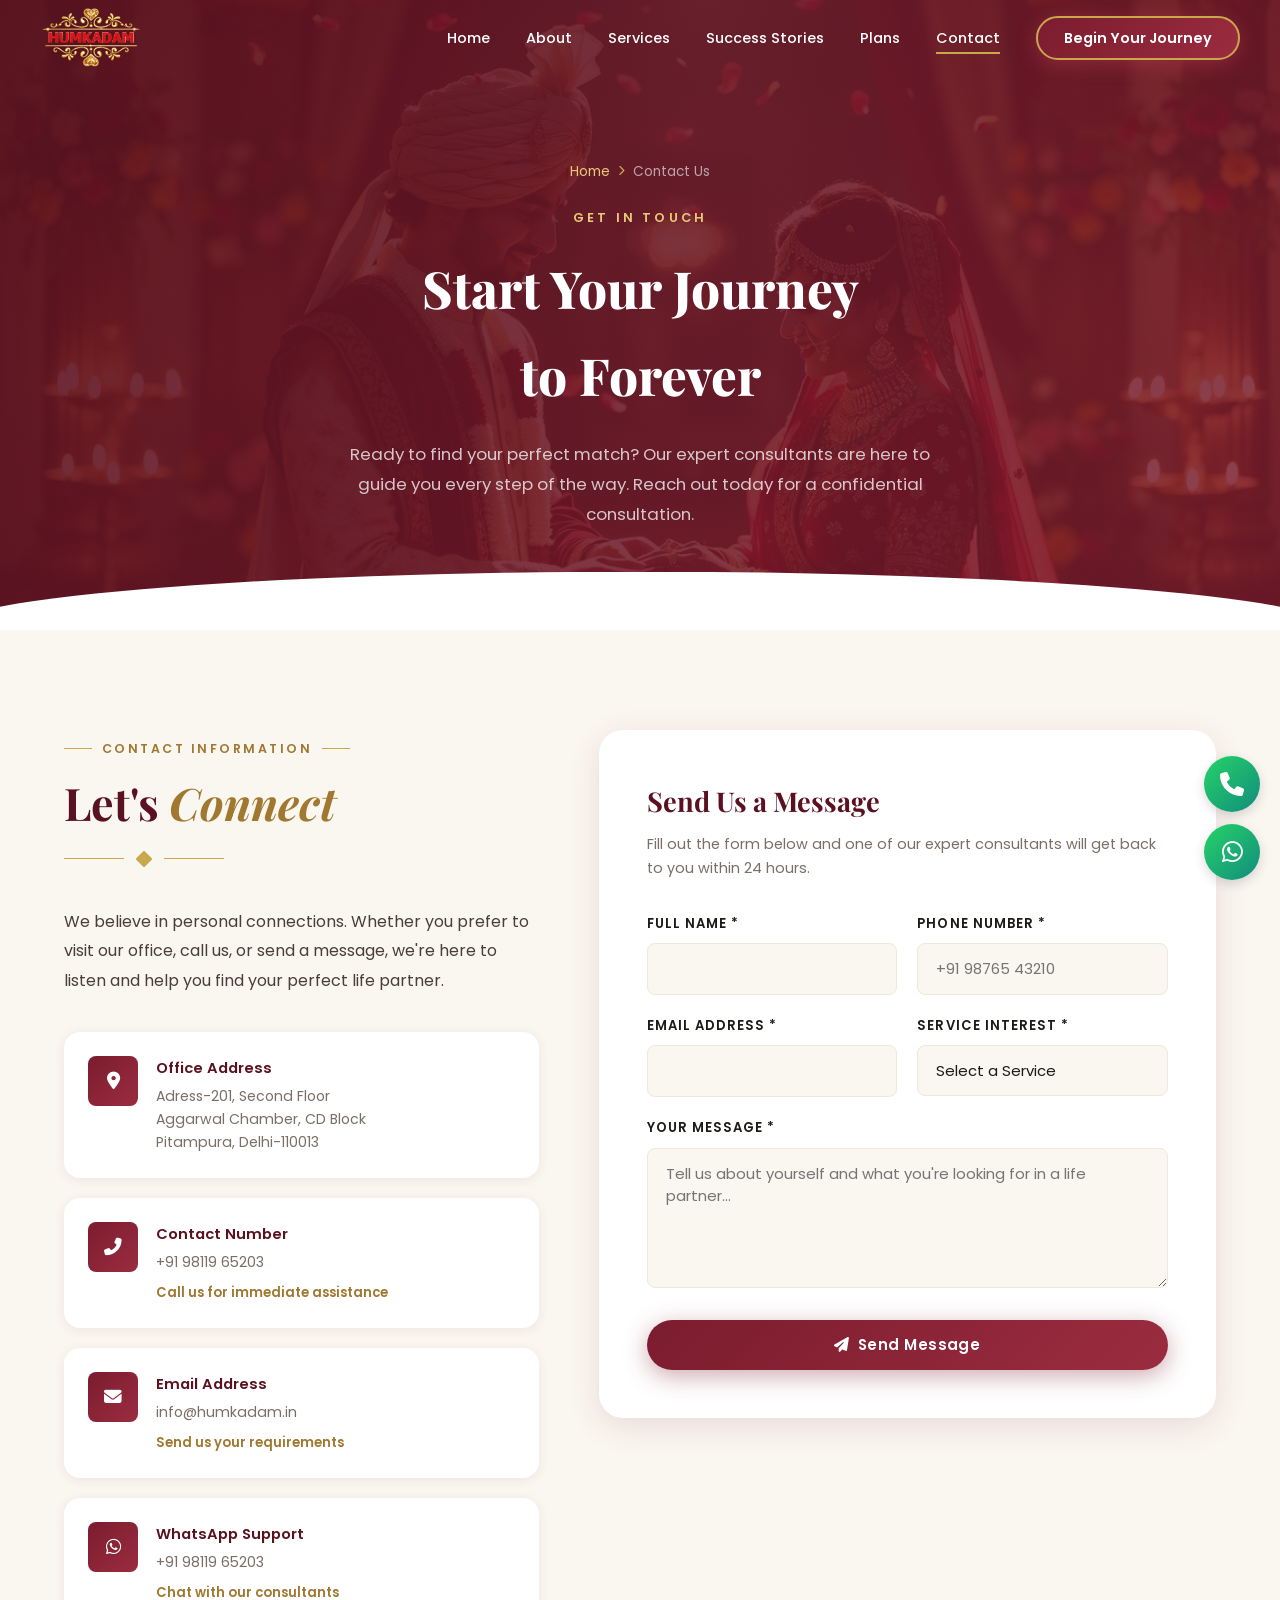
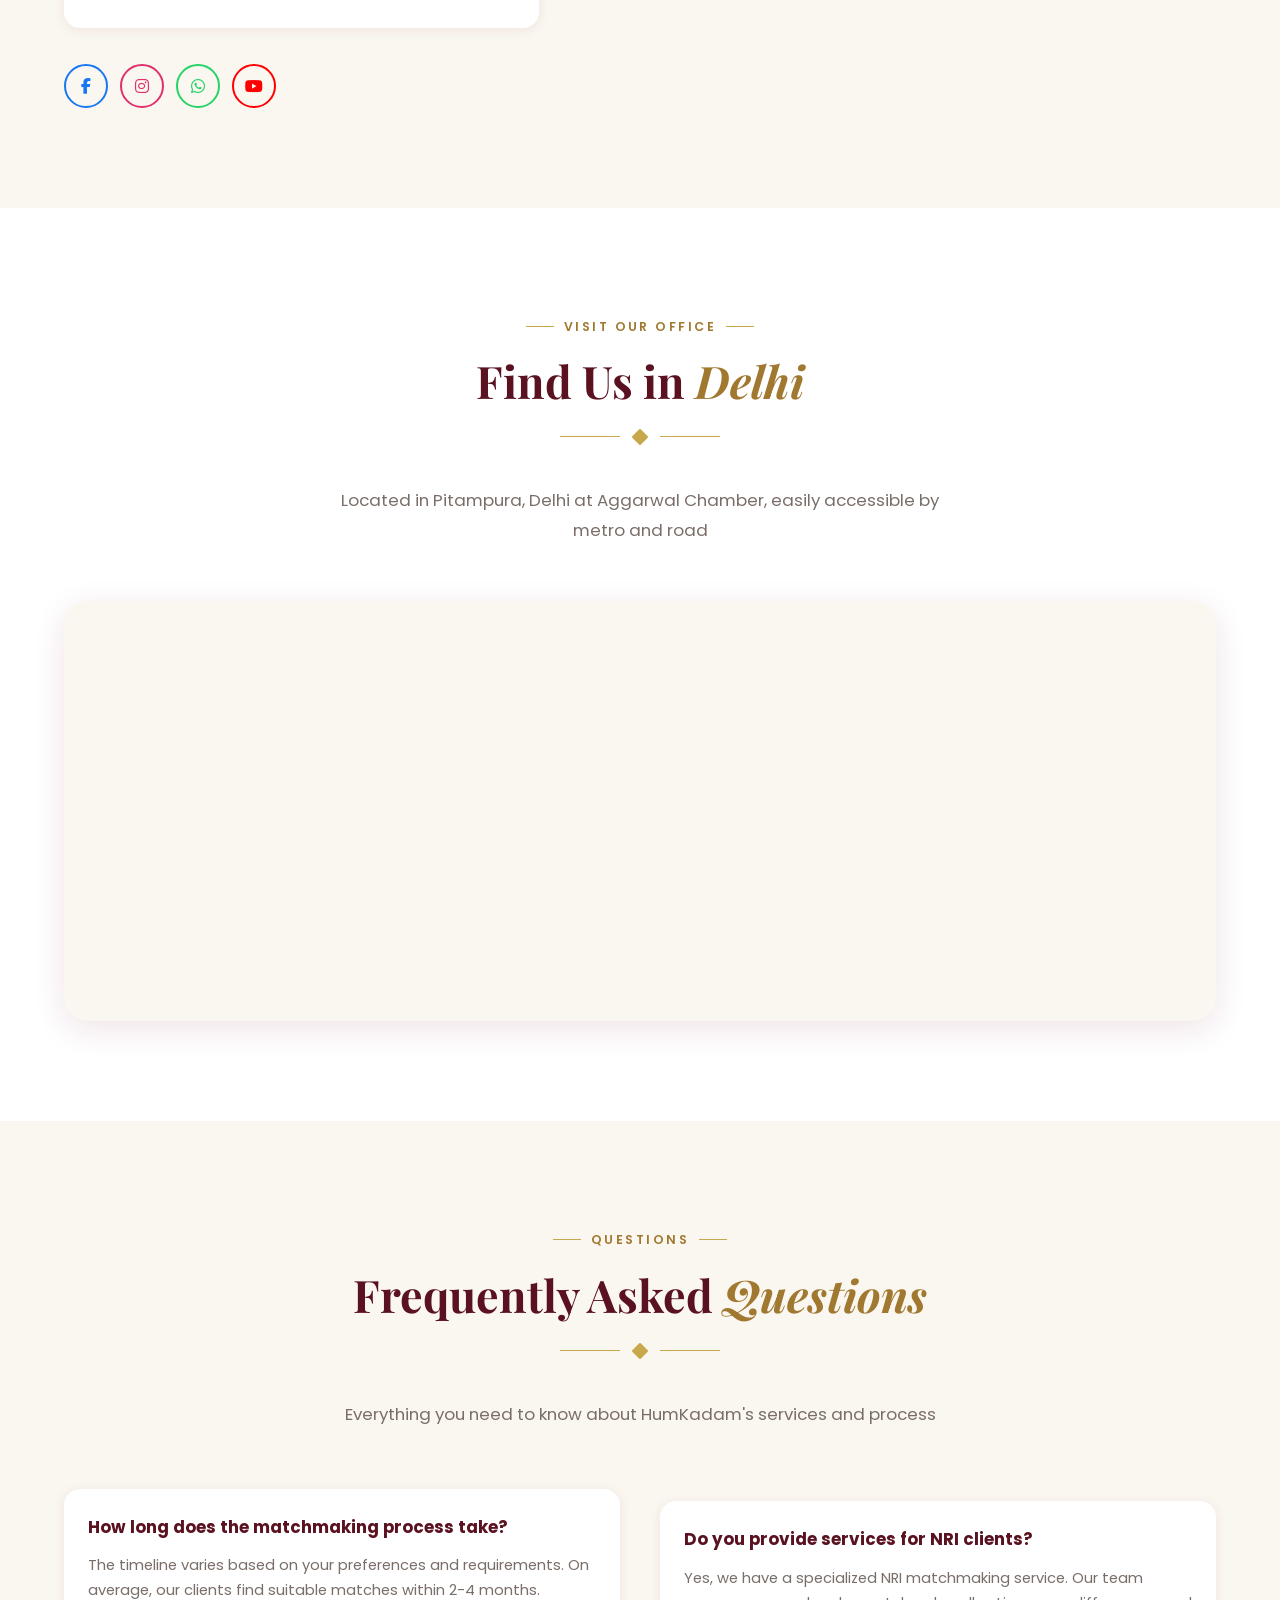
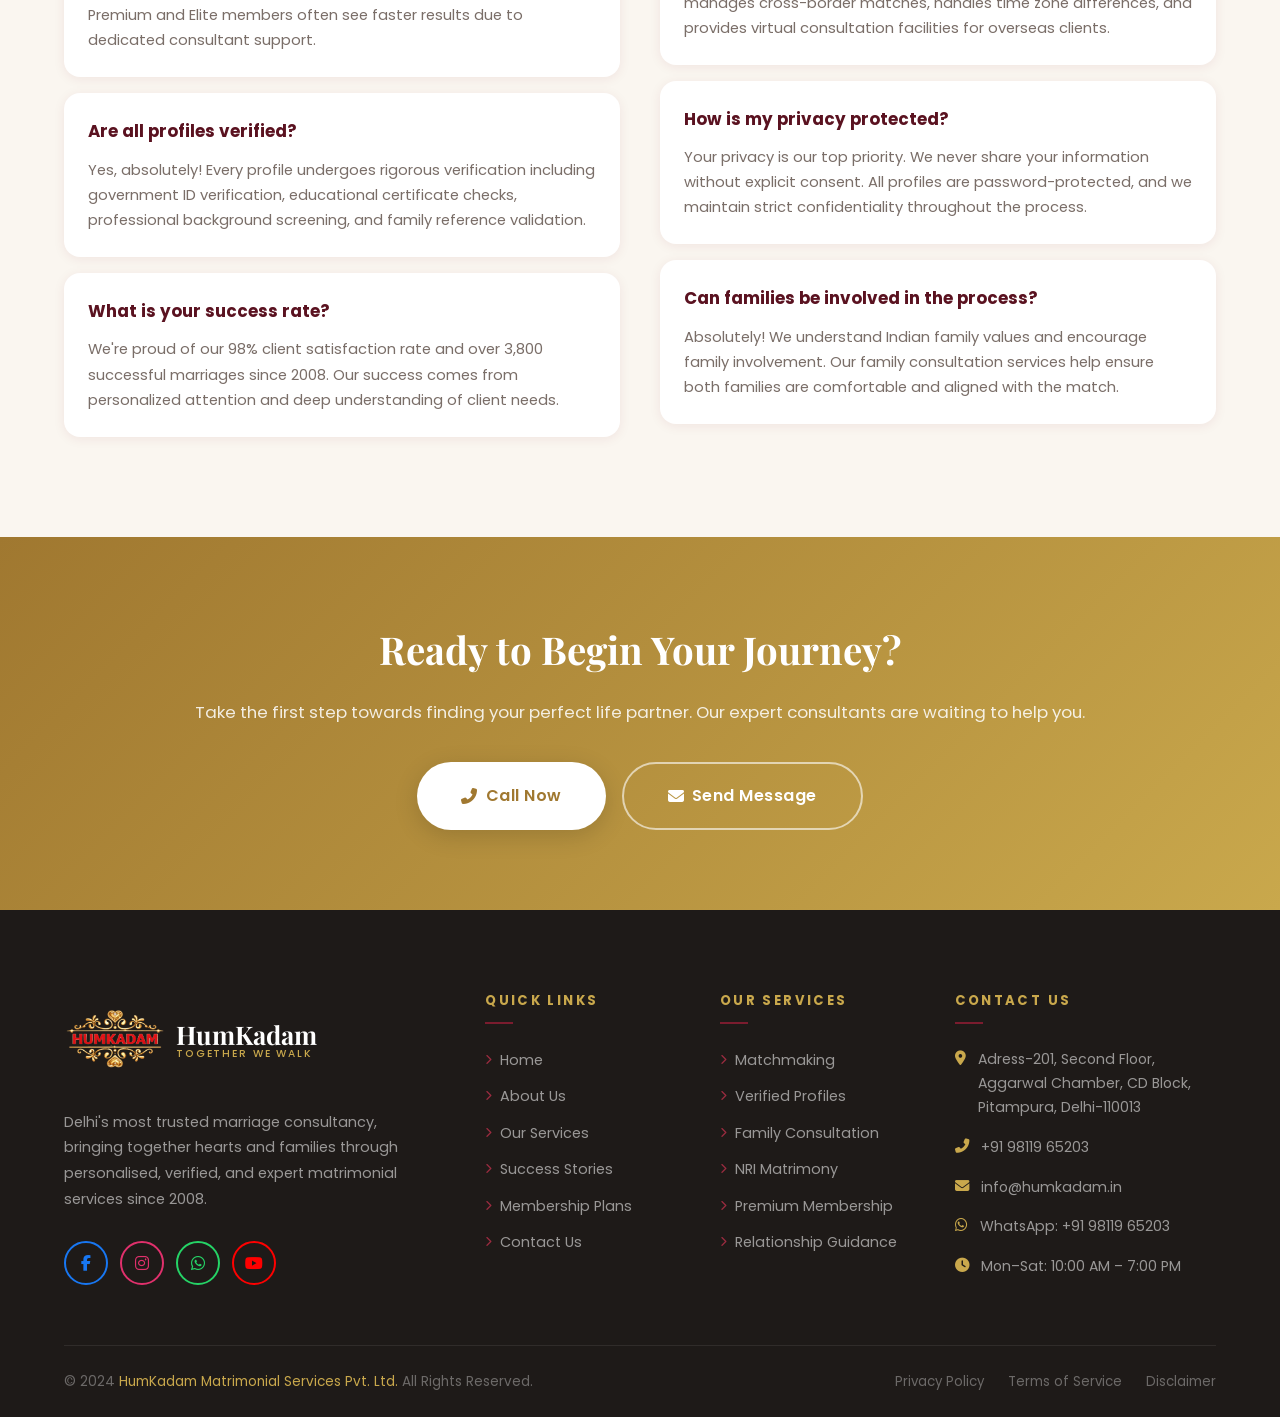
<file: contact.html>
<!DOCTYPE html>
<html lang="en">
<head>
  <meta charset="UTF-8" />
  <meta name="viewport" content="width=device-width, initial-scale=1.0" />
  <title>Contact Us – HumKadam | Marriage Consultancy Delhi</title>
  <meta name="description" content="Contact HumKadam, Delhi's trusted marriage consultancy. Visit our office at Connaught Place or call us for personalized matrimonial services and expert matchmaking consultation." />
  <link rel="stylesheet" href="css/style.css" />
  <link rel="stylesheet" href="https://cdnjs.cloudflare.com/ajax/libs/font-awesome/6.5.1/css/all.min.css" />
</head>
<body>

  <nav class="navbar scrolled" id="navbar" data-transparent="false">
    <div class="nav-inner">
      <a class="nav-logo" href="index.html">
        <div class="nav-logo-icon">
          <img src="images/Ham_Kadam_Logo.png" alt="HumKadam Logo" />
        </div>
     
      </a>
      <ul class="nav-links">
        <li><a href="index.html">Home</a></li>
        <li><a href="about.html">About</a></li>
        <li><a href="services.html">Services</a></li>
        <li><a href="success-stories.html">Success Stories</a></li>
        <li><a href="plans.html">Plans</a></li>
        <li><a href="contact.html" class="active">Contact</a></li>
        <li><a href="contact.html" class="nav-cta">Begin Your Journey</a></li>
      </ul>
      <button class="hamburger" id="hamburger"><span></span><span></span><span></span></button>
    </div>
  </nav>
  <div class="mobile-menu" id="mobileMenu">
    <a href="index.html">Home</a><a href="about.html">About Us</a>
    <a href="services.html">Services</a><a href="success-stories.html">Success Stories</a>
    <a href="plans.html">Plans</a><a href="contact.html">Contact</a>
    <a href="contact.html" class="nav-cta">Begin Your Journey</a>
  </div>

  <!-- PAGE HERO -->
  <section class="page-hero" style="background:linear-gradient(135deg,rgba(90,18,32,0.93) 0%,rgba(123,28,46,0.83) 100%),url('images/Contact\ Page\ Bg.jpg') center/cover no-repeat;">
    <div class="container">
      <div class="breadcrumb">
        <a href="index.html">Home</a>
        <i class="fas fa-chevron-right"></i>
        <span>Contact Us</span>
      </div>
      <div class="page-hero-subtitle">Get in Touch</div>
      <h1>Start Your Journey<br>to Forever</h1>
      <p>Ready to find your perfect match? Our expert consultants are here to guide you every step of the way. Reach out today for a confidential consultation.</p>
    </div>
  </section>

  <!-- CONTACT SECTION -->
  <section class="section-pad contact-page">
    <div class="container">
      <div class="contact-grid">
        <div class="contact-info fade-up">
          <span class="section-label">Contact Information</span>
          <h2 class="section-title">Let's <span>Connect</span></h2>
          <div class="ornament" style="justify-content:flex-start"><span></span><i class="fas fa-diamond"></i><span></span></div>
          <p style="color:var(--text-mid);line-height:1.85;margin-bottom:32px;">
            We believe in personal connections. Whether you prefer to visit our office, call us, or send a message, we're here to listen and help you find your perfect life partner.
          </p>

          <div class="contact-info-cards">
            <div class="contact-info-card fade-up delay-1">
              <div class="contact-icon">
                <i class="fas fa-map-marker-alt"></i>
              </div>
              <div>
                <h4>Office Address</h4>
                <p>Adress-201, Second Floor<br>Aggarwal Chamber, CD Block<br>Pitampura, Delhi-110013</p>
              </div>
            </div>
            
            <div class="contact-info-card fade-up delay-2">
              <div class="contact-icon">
                <i class="fas fa-phone-alt"></i>
              </div>
              <div>
                <h4>Contact Number</h4>
                <p><a href="tel:+919811965203">+91 98119 65203</a></p>
                <p style="margin-top:8px;font-size:0.82rem;color:var(--gold-dark);font-weight:600;">Call us for immediate assistance</p>
              </div>
            </div>
            
            <div class="contact-info-card fade-up delay-3">
              <div class="contact-icon">
                <i class="fas fa-envelope"></i>
              </div>
              <div>
                <h4>Email Address</h4>
                <p><a href="mailto:info@humkadam.in">info@humkadam.in</a></p>
                <p style="margin-top:8px;font-size:0.82rem;color:var(--gold-dark);font-weight:600;">Send us your requirements</p>
              </div>
            </div>
            
            <div class="contact-info-card fade-up delay-4">
              <div class="contact-icon">
                <i class="fab fa-whatsapp"></i>
              </div>
              <div>
                <h4>WhatsApp Support</h4>
                <p><a href="https://wa.me/919811965203" target="_blank">+91 98119 65203</a></p>
                <p style="margin-top:8px;font-size:0.82rem;color:var(--gold-dark);font-weight:600;">Chat with our consultants</p>
              </div>
            </div>
          </div>

          <div class="social-links">
            <a href="#" class="social-link fb"><i class="fab fa-facebook-f"></i></a>
            <a href="#" class="social-link ig"><i class="fab fa-instagram"></i></a>
            <a href="#" class="social-link wa"><i class="fab fa-whatsapp"></i></a>
            <a href="#" class="social-link yt"><i class="fab fa-youtube"></i></a>
          </div>
        </div>

        <div class="contact-form-wrap fade-up delay-2">
          <h3>Send Us a Message</h3>
          <p>Fill out the form below and one of our expert consultants will get back to you within 24 hours.</p>
          
          <form id="contactForm" action="contact-handler.php" method="POST">
            <div class="form-row">
              <div class="form-group">
                <label for="name">Full Name *</label>
                <input type="text" id="name" name="name" required />
                <div class="form-error"></div>
              </div>
              <div class="form-group">
                <label for="phone">Phone Number *</label>
                <input type="tel" id="phone" name="phone" placeholder="+91 98765 43210" required />
                <div class="form-error"></div>
              </div>
            </div>

            <div class="form-row">
              <div class="form-group">
                <label for="email">Email Address *</label>
                <input type="email" id="email" name="email" required />
                <div class="form-error"></div>
              </div>
              <div class="form-group">
                <label for="service_type">Service Interest *</label>
                <select id="service_type" name="service_type" required>
                  <option value="">Select a Service</option>
                  <option value="basic">Basic Membership</option>
                  <option value="premium">Premium Membership</option>
                  <option value="elite">Elite Membership</option>
                  <option value="nri">NRI Matrimony</option>
                  <option value="consultation">Free Consultation</option>
                  <option value="general">General Inquiry</option>
                </select>
                <div class="form-error"></div>
              </div>
            </div>

            <div class="form-group">
              <label for="message">Your Message *</label>
              <textarea id="message" name="message" rows="5" placeholder="Tell us about yourself and what you're looking for in a life partner..." required></textarea>
              <div class="form-error"></div>
            </div>

            <button type="submit" class="btn btn-primary">
              <i class="fas fa-paper-plane"></i> Send Message
            </button>
          </form>

          <div class="form-success" id="formSuccess">
            <i class="fas fa-check-circle"></i>
            <h4>Message Sent Successfully!</h4>
            <p>Thank you for reaching out. Our consultant will contact you within 24 hours.</p>
          </div>
        </div>
      </div>
    </div>
  </section>

  <!-- MAP SECTION -->
  <section class="section-pad map-section">
    <div class="container">
      <div class="text-center fade-up">
        <span class="section-label">Visit Our Office</span>
        <h2 class="section-title">Find Us in <span>Delhi</span></h2>
        <div class="ornament"><span></span><i class="fas fa-diamond"></i><span></span></div>
        <p class="section-desc centered">Located in Pitampura, Delhi at Aggarwal Chamber, easily accessible by metro and road</p>
      </div>

      <div class="map-wrap fade-up">
        <iframe 
          src="https://www.google.com/maps/embed?pb=!1m18!1m12!1m3!1d3503.1234567890!2d77.12345678901234!3d28.69876543210987!2m3!1f0!2f0!3f0!3m2!1i1024!2i768!4f13.1!3m3!1m2!1s0x390cefd37b741eb05%3A0x9b4e6c3b8c7c8c8c!2sAggarwal%20Chamber%2C%20CD%20Block%2C%20Pitampura%2C%20Delhi%20110013!5e0!3m2!1sen!2sin!4v1234567890"
          width="100%" 
          height="100%" 
          style="border:0;" 
          allowfullscreen="" 
          loading="lazy">
        </iframe>
      </div>
    </div>
  </section>

  <!-- FAQ SECTION -->
  <section class="section-pad" style="background:var(--beige);">
    <div class="container">
      <div class="text-center fade-up">
        <span class="section-label">Questions</span>
        <h2 class="section-title">Frequently Asked <span>Questions</span></h2>
        <div class="ornament"><span></span><i class="fas fa-diamond"></i><span></span></div>
        <p class="section-desc centered">Everything you need to know about HumKadam's services and process</p>
      </div>

      <div class="grid-2" style="margin-top:60px;">
        <div class="fade-up delay-1">
          <div style="background:var(--white);padding:24px;border-radius:var(--radius-md);box-shadow:var(--shadow-sm);margin-bottom:16px;">
            <h4 style="color:var(--maroon-dark);margin-bottom:12px;font-size:1.05rem;">How long does the matchmaking process take?</h4>
            <p style="color:var(--text-light);line-height:1.7;font-size:0.92rem;">The timeline varies based on your preferences and requirements. On average, our clients find suitable matches within 2-4 months. Premium and Elite members often see faster results due to dedicated consultant support.</p>
          </div>
          <div style="background:var(--white);padding:24px;border-radius:var(--radius-md);box-shadow:var(--shadow-sm);margin-bottom:16px;">
            <h4 style="color:var(--maroon-dark);margin-bottom:12px;font-size:1.05rem;">Are all profiles verified?</h4>
            <p style="color:var(--text-light);line-height:1.7;font-size:0.92rem;">Yes, absolutely! Every profile undergoes rigorous verification including government ID verification, educational certificate checks, professional background screening, and family reference validation.</p>
          </div>
          <div style="background:var(--white);padding:24px;border-radius:var(--radius-md);box-shadow:var(--shadow-sm);">
            <h4 style="color:var(--maroon-dark);margin-bottom:12px;font-size:1.05rem;">What is your success rate?</h4>
            <p style="color:var(--text-light);line-height:1.7;font-size:0.92rem;">We're proud of our 98% client satisfaction rate and over 3,800 successful marriages since 2008. Our success comes from personalized attention and deep understanding of client needs.</p>
          </div>
        </div>
        <div class="fade-up delay-2">
          <div style="background:var(--white);padding:24px;border-radius:var(--radius-md);box-shadow:var(--shadow-sm);margin-bottom:16px;">
            <h4 style="color:var(--maroon-dark);margin-bottom:12px;font-size:1.05rem;">Do you provide services for NRI clients?</h4>
            <p style="color:var(--text-light);line-height:1.7;font-size:0.92rem;">Yes, we have a specialized NRI matchmaking service. Our team manages cross-border matches, handles time zone differences, and provides virtual consultation facilities for overseas clients.</p>
          </div>
          <div style="background:var(--white);padding:24px;border-radius:var(--radius-md);box-shadow:var(--shadow-sm);margin-bottom:16px;">
            <h4 style="color:var(--maroon-dark);margin-bottom:12px;font-size:1.05rem;">How is my privacy protected?</h4>
            <p style="color:var(--text-light);line-height:1.7;font-size:0.92rem;">Your privacy is our top priority. We never share your information without explicit consent. All profiles are password-protected, and we maintain strict confidentiality throughout the process.</p>
          </div>
          <div style="background:var(--white);padding:24px;border-radius:var(--radius-md);box-shadow:var(--shadow-sm);">
            <h4 style="color:var(--maroon-dark);margin-bottom:12px;font-size:1.05rem;">Can families be involved in the process?</h4>
            <p style="color:var(--text-light);line-height:1.7;font-size:0.92rem;">Absolutely! We understand Indian family values and encourage family involvement. Our family consultation services help ensure both families are comfortable and aligned with the match.</p>
          </div>
        </div>
      </div>
    </div>
  </section>

  <!-- CTA BANNER -->
  <section class="cta-banner">
    <div class="container">
      <h2>Ready to Begin Your Journey?</h2>
      <p>Take the first step towards finding your perfect life partner. Our expert consultants are waiting to help you.</p>
      <div class="cta-actions">
        <a href="tel:+919811965203" class="btn btn-white btn-lg">
          <i class="fas fa-phone-alt"></i> Call Now
        </a>
        <a href="#contactForm" class="btn btn-outline btn-lg">
          <i class="fas fa-envelope"></i> Send Message
        </a>
      </div>
    </div>
  </section>

  <!-- FOOTER -->
  <footer class="footer">
    <div class="container">
      <div class="footer-grid">
        <div>
          <a class="nav-logo footer-brand" href="index.html">
            <div class="nav-logo-icon">
              <img src="images/Ham_Kadam_Logo.png" alt="HumKadam Logo" />
            </div>
            <div class="nav-logo-text"><span class="nav-logo-name">HumKadam</span><span class="nav-logo-tagline">Together We Walk</span></div>
          </a>
          <p class="footer-about">Delhi's most trusted marriage consultancy, bringing together hearts and families through personalised, verified, and expert matrimonial services since 2008.</p>
          <div class="social-links">
            <a href="#" class="social-link fb"><i class="fab fa-facebook-f"></i></a>
            <a href="#" class="social-link ig"><i class="fab fa-instagram"></i></a>
            <a href="#" class="social-link wa"><i class="fab fa-whatsapp"></i></a>
            <a href="#" class="social-link yt"><i class="fab fa-youtube"></i></a>
          </div>
        </div>
        <div class="footer-col"><h4>Quick Links</h4><ul class="footer-links">
          <li><a href="index.html"><i class="fas fa-chevron-right"></i> Home</a></li>
          <li><a href="about.html"><i class="fas fa-chevron-right"></i> About Us</a></li>
          <li><a href="services.html"><i class="fas fa-chevron-right"></i> Our Services</a></li>
          <li><a href="success-stories.html"><i class="fas fa-chevron-right"></i> Success Stories</a></li>
          <li><a href="plans.html"><i class="fas fa-chevron-right"></i> Membership Plans</a></li>
          <li><a href="contact.html"><i class="fas fa-chevron-right"></i> Contact Us</a></li>
        </ul></div>
        <div class="footer-col"><h4>Our Services</h4><ul class="footer-links">
          <li><a href="services.html"><i class="fas fa-chevron-right"></i> Matchmaking</a></li>
          <li><a href="services.html"><i class="fas fa-chevron-right"></i> Verified Profiles</a></li>
          <li><a href="services.html"><i class="fas fa-chevron-right"></i> Family Consultation</a></li>
          <li><a href="services.html"><i class="fas fa-chevron-right"></i> NRI Matrimony</a></li>
          <li><a href="services.html"><i class="fas fa-chevron-right"></i> Premium Membership</a></li>
          <li><a href="services.html"><i class="fas fa-chevron-right"></i> Relationship Guidance</a></li>
        </ul></div>
        <div class="footer-col"><h4>Contact Us</h4><div class="footer-contact-items">
          <div class="footer-contact-item"><i class="fas fa-map-marker-alt"></i><span>Adress-201, Second Floor, Aggarwal Chamber, CD Block, Pitampura, Delhi-110013</span></div>
          <div class="footer-contact-item"><i class="fas fa-phone-alt"></i><a href="tel:+919811965203">+91 98119 65203</a></div>
          <div class="footer-contact-item"><i class="fas fa-envelope"></i><a href="mailto:info@humkadam.in">info@humkadam.in</a></div>
          <div class="footer-contact-item"><i class="fab fa-whatsapp"></i><a href="https://wa.me/919811965203" target="_blank">WhatsApp: +91 98119 65203</a></div>
          <div class="footer-contact-item"><i class="fas fa-clock"></i><span>Mon–Sat: 10:00 AM – 7:00 PM</span></div>
        </div></div>
      </div>
      <div class="footer-bottom">
        <p class="footer-copy">© 2024 <span>HumKadam Matrimonial Services Pvt. Ltd.</span> All Rights Reserved.</p>
        <div class="footer-bottom-links"><a href="#">Privacy Policy</a><a href="#">Terms of Service</a><a href="#">Disclaimer</a></div>
      </div>
    </div>
  </footer>

  <button class="back-top" id="backTop"><i class="fas fa-chevron-up"></i></button>
  <script src="js/script.js"></script>
<script>
// script.js handles client-side validation and only calls e.preventDefault() if invalid.
// This listener runs after script.js's listener; if we reach here the form is valid.
document.getElementById('contactForm').addEventListener('submit', function(e) {
    e.preventDefault(); // stop native form POST; we'll use fetch instead

    const formData = new FormData(this);
    const submitBtn = this.querySelector('button[type="submit"]');
    const successDiv = document.getElementById('formSuccess');

    submitBtn.disabled = true;
    submitBtn.innerHTML = '<i class="fas fa-spinner fa-spin"></i> Sending...';

    fetch('contact-handler.php', {
        method: 'POST',
        body: formData
    })
    .then(response => {
        if (!response.ok) throw new Error('Server error ' + response.status);
        return response.json();
    })
    .then(data => {
        submitBtn.disabled = false;
        submitBtn.innerHTML = '<i class="fas fa-paper-plane"></i> Send Message';

        if (data.success) {
            successDiv.style.display = 'block';
            this.reset();
            setTimeout(() => { successDiv.style.display = 'none'; }, 5000);
        } else {
            alert('Error: ' + (data.message || 'Something went wrong. Please try again.'));
        }
    })
    .catch(error => {
        submitBtn.disabled = false;
        submitBtn.innerHTML = '<i class="fas fa-paper-plane"></i> Send Message';
        alert('Network error. Please check your connection and try again.');
        console.error('Contact form error:', error);
    });
});
</script>

<!-- Floating Contact Buttons -->
<div class="floating-contact-buttons">
  <a href="tel:+919811965203" class="floating-btn floating-call" title="Call Us">
    <i class="fas fa-phone"></i>
    <span>Call</span>
  </a>
  <a href="https://wa.me/919811965203?text=Hi%20HumKadam%2C%20I'm%20interested%20in%20your%20matrimonial%20services" target="_blank" class="floating-btn floating-whatsapp" title="WhatsApp Us">
    <i class="fab fa-whatsapp"></i>
    <span>WhatsApp</span>
  </a>
</div>

</body>
</html>
</file>
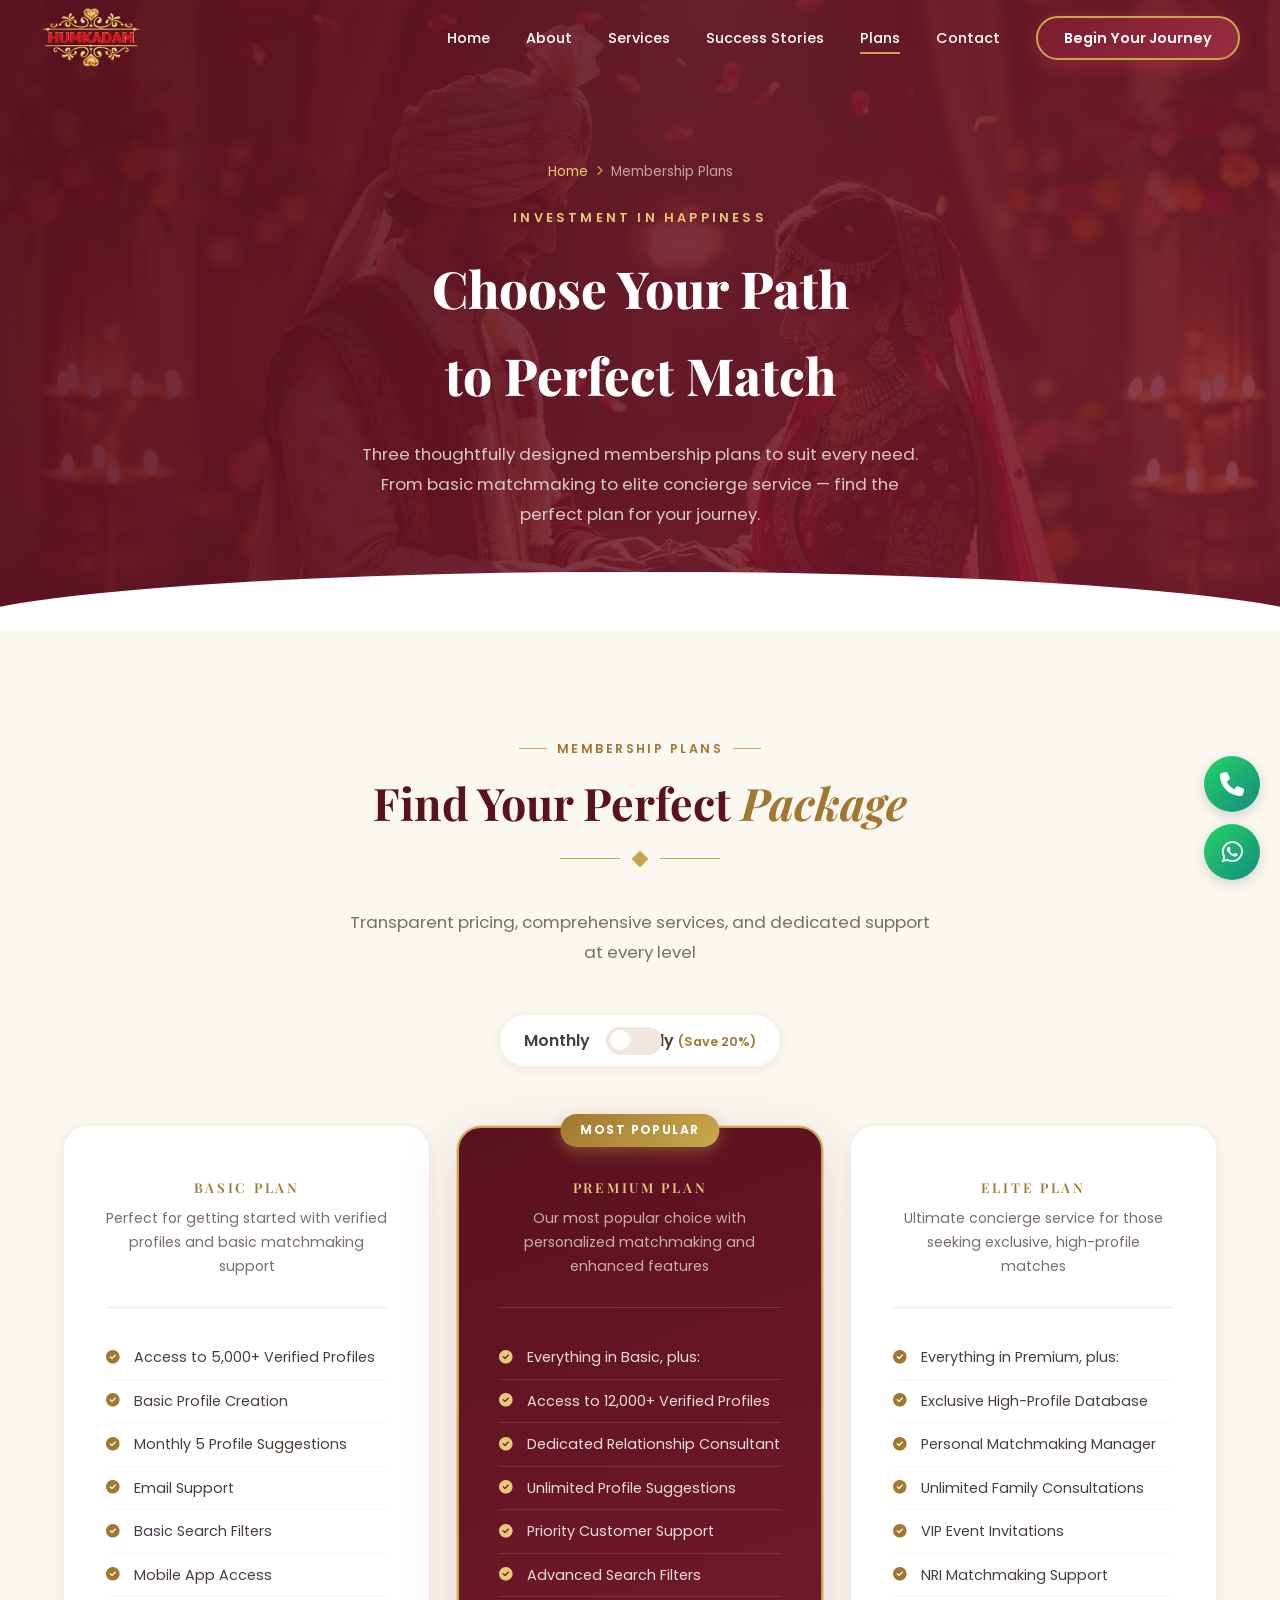
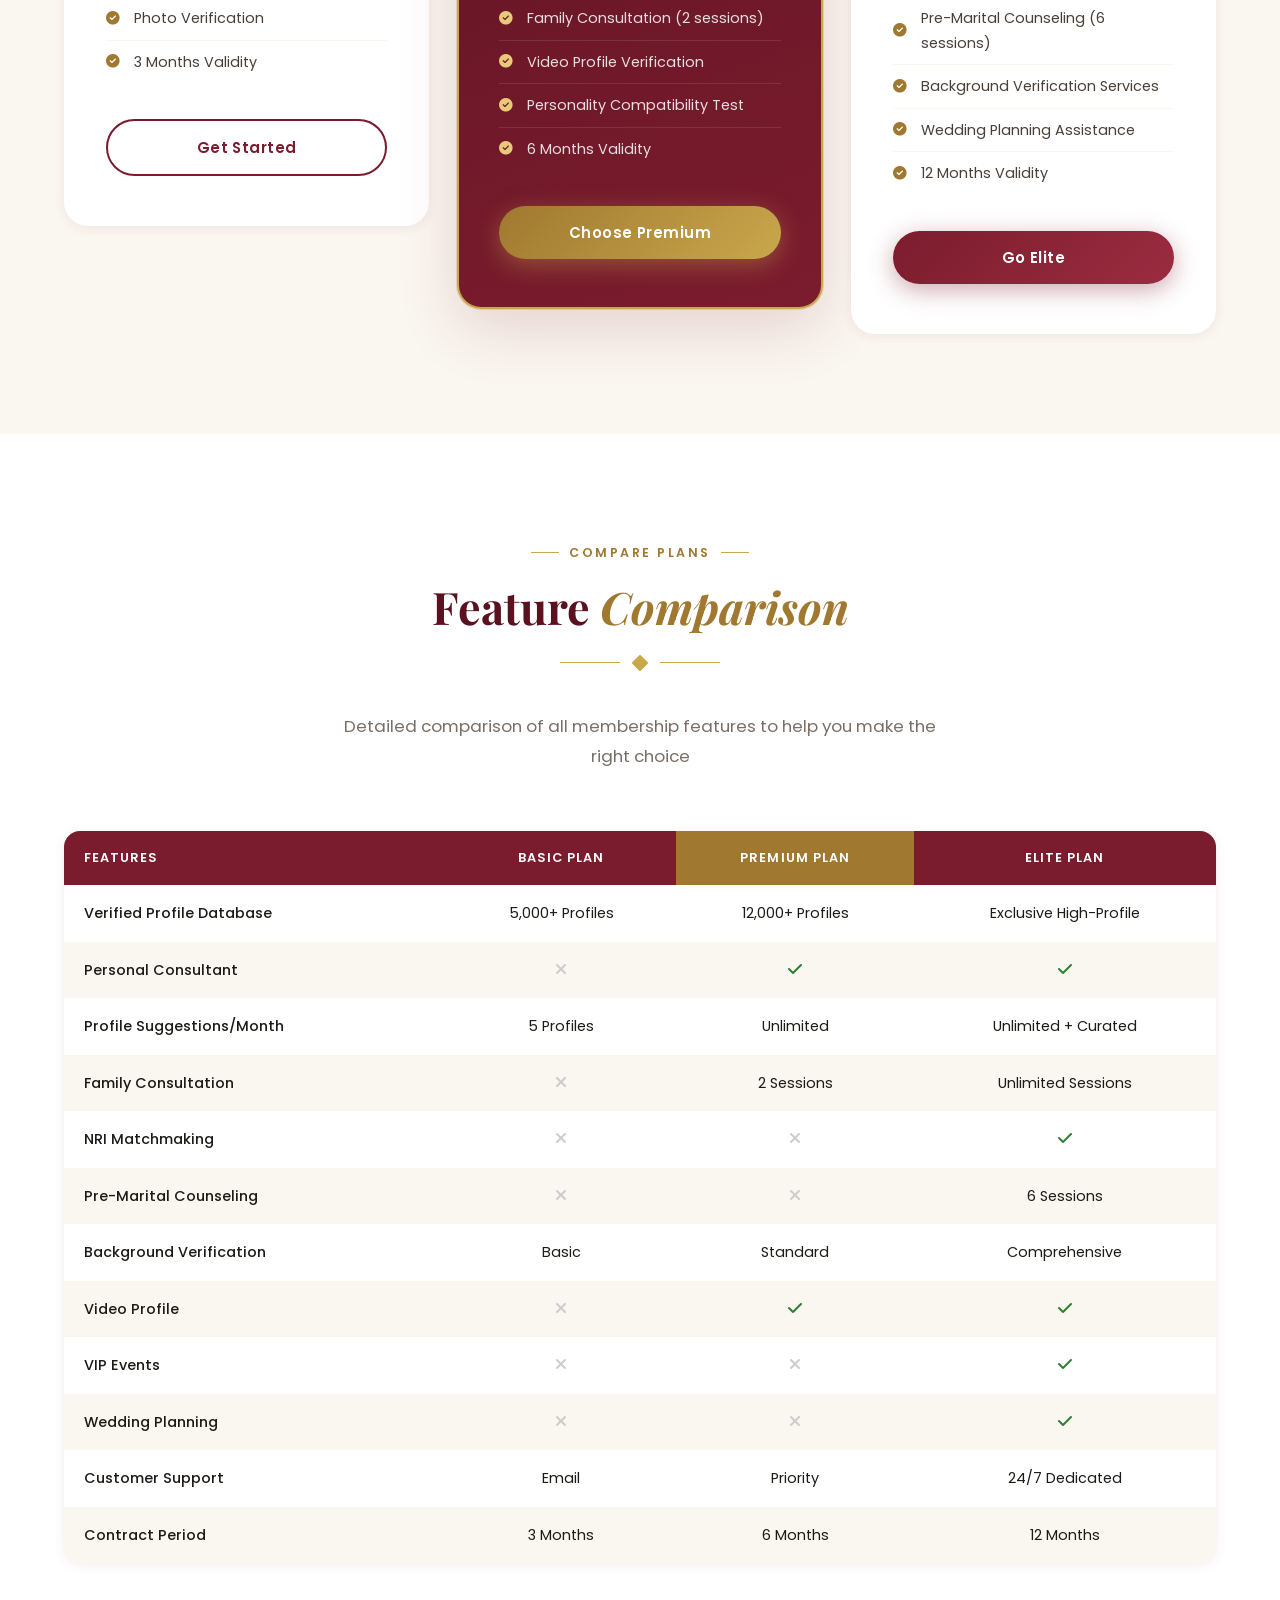
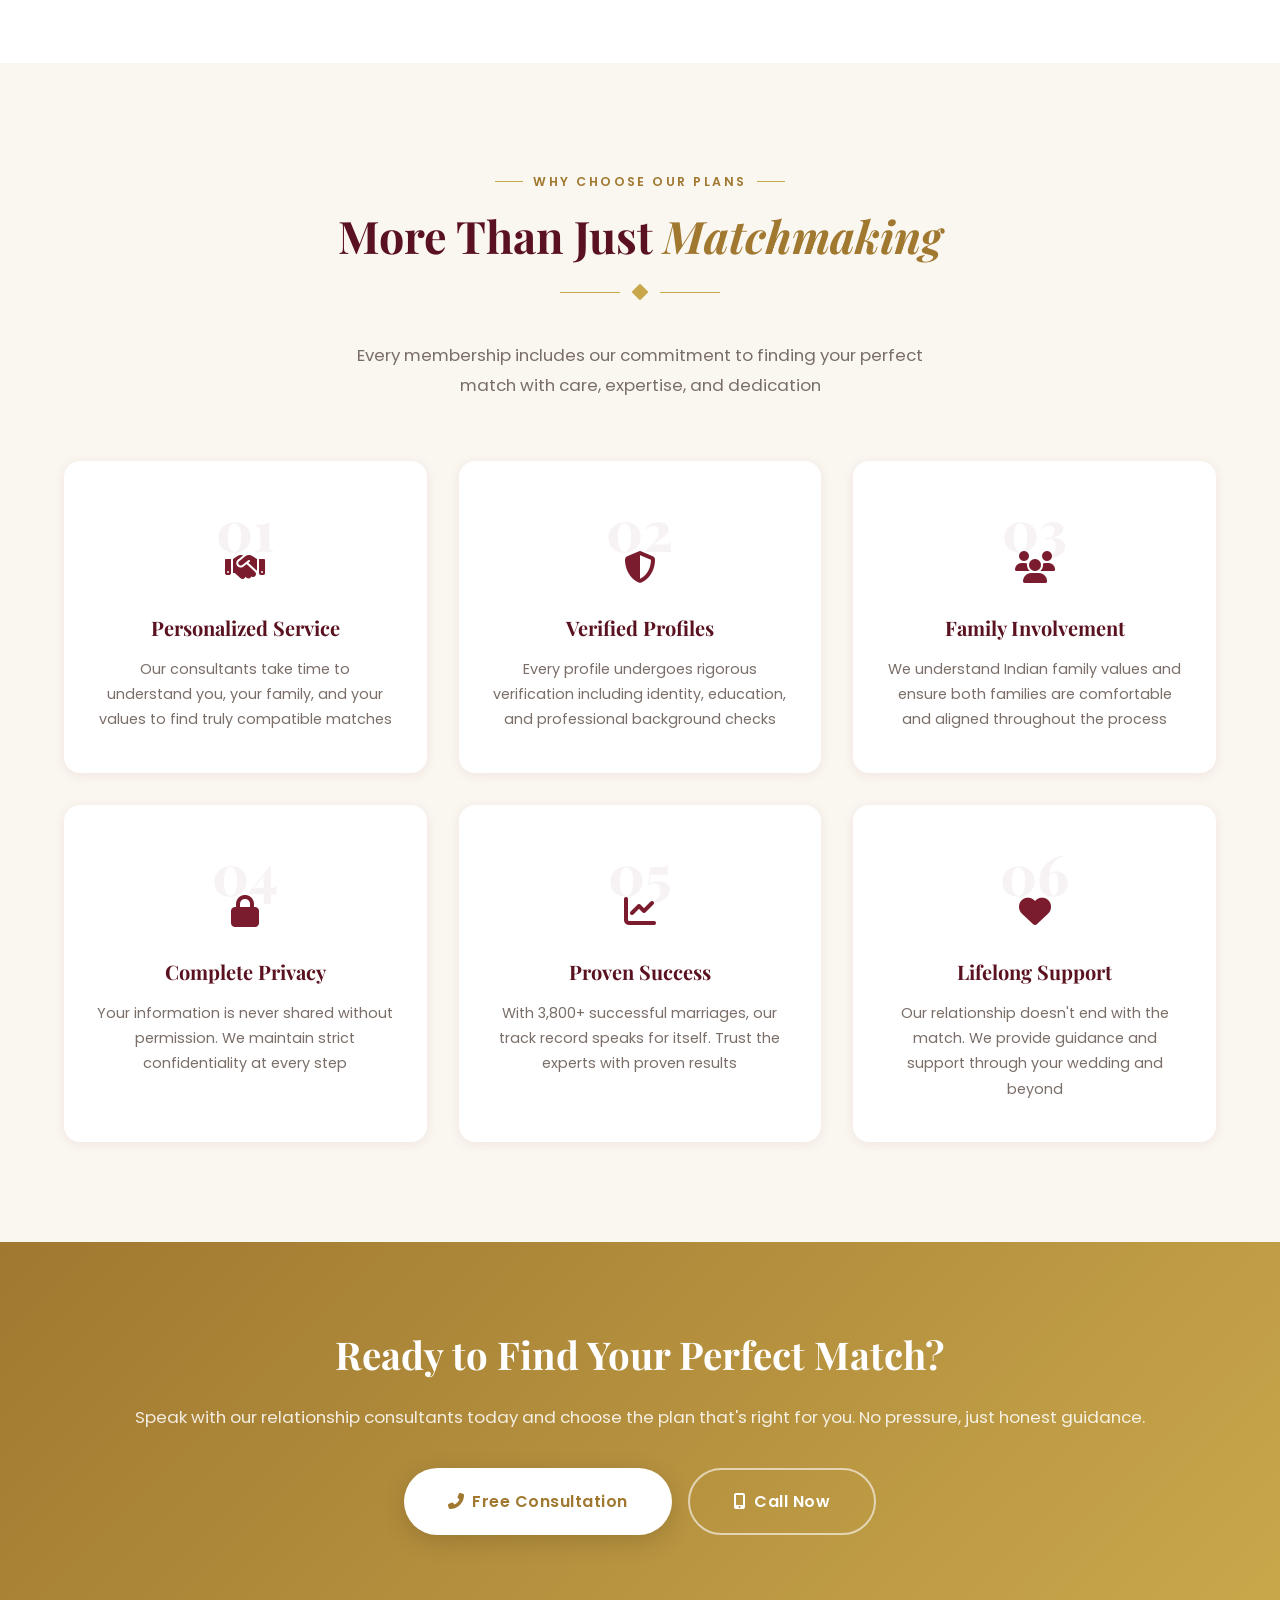
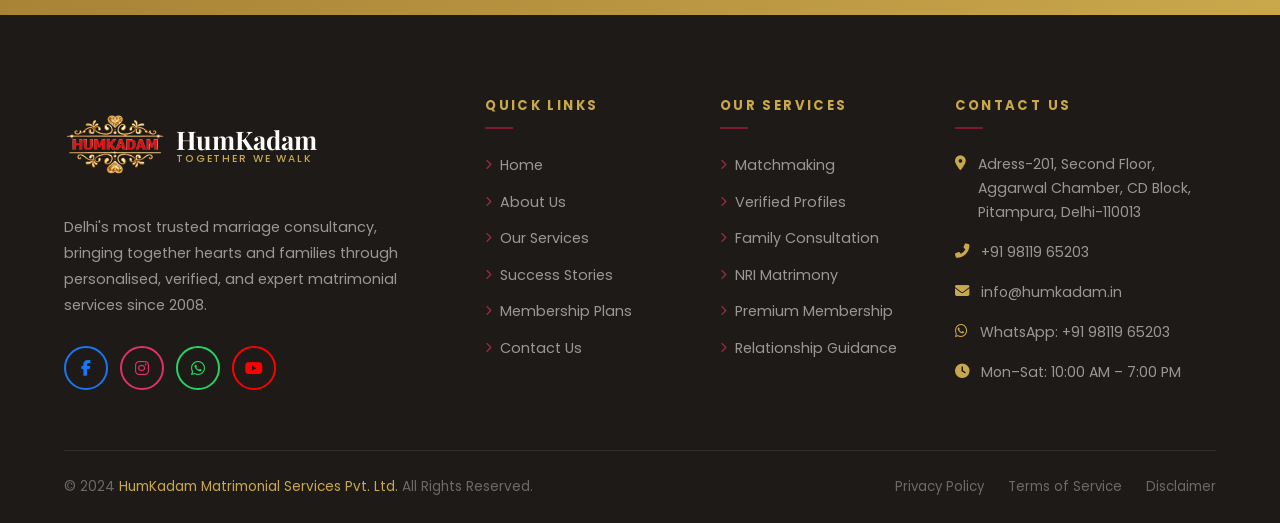
<file: plans.html>
<!DOCTYPE html>
<html lang="en">
<head>
  <meta charset="UTF-8" />
  <meta name="viewport" content="width=device-width, initial-scale=1.0" />
  <title>Membership Plans – HumKadam | Matrimonial Membership Pricing Delhi</title>
  <meta name="description" content="Explore HumKadam's membership plans - Basic, Premium, and Elite packages with comprehensive matrimonial services, verified profiles, and personalized matchmaking." />
  <link rel="stylesheet" href="css/style.css" />
  <link rel="stylesheet" href="https://cdnjs.cloudflare.com/ajax/libs/font-awesome/6.5.1/css/all.min.css" />
</head>
<body>

  <nav class="navbar scrolled" id="navbar" data-transparent="false">
    <div class="nav-inner">
      <a class="nav-logo" href="index.html">
        <div class="nav-logo-icon">
          <img src="images/Ham_Kadam_Logo.png" alt="HumKadam Logo" />
        </div>
  
      </a>
      <ul class="nav-links">
        <li><a href="index.html">Home</a></li>
        <li><a href="about.html">About</a></li>
        <li><a href="services.html">Services</a></li>
        <li><a href="success-stories.html">Success Stories</a></li>
        <li><a href="plans.html" class="active">Plans</a></li>
        <li><a href="contact.html">Contact</a></li>
        <li><a href="contact.html" class="nav-cta">Begin Your Journey</a></li>
      </ul>
      <button class="hamburger" id="hamburger"><span></span><span></span><span></span></button>
    </div>
  </nav>
  <div class="mobile-menu" id="mobileMenu">
    <a href="index.html">Home</a><a href="about.html">About Us</a>
    <a href="services.html">Services</a><a href="success-stories.html">Success Stories</a>
    <a href="plans.html">Plans</a><a href="contact.html">Contact</a>
    <a href="contact.html" class="nav-cta">Begin Your Journey</a>
  </div>

  <!-- PAGE HERO -->
  <section class="page-hero" style="background:linear-gradient(135deg,rgba(90,18,32,0.93) 0%,rgba(123,28,46,0.83) 100%),url('images/Contact\ Page\ Bg.jpg') center/cover no-repeat;">
    <div class="container">
      <div class="breadcrumb">
        <a href="index.html">Home</a>
        <i class="fas fa-chevron-right"></i>
        <span>Membership Plans</span>
      </div>
      <div class="page-hero-subtitle">Investment in Happiness</div>
      <h1>Choose Your Path<br>to Perfect Match</h1>
      <p>Three thoughtfully designed membership plans to suit every need. From basic matchmaking to elite concierge service — find the perfect plan for your journey.</p>
    </div>
  </section>

  <!-- MEMBERSHIP PLANS -->
  <section class="section-pad plans-page">
    <div class="container">
      <div class="text-center fade-up">
        <span class="section-label">Membership Plans</span>
        <h2 class="section-title">Find Your Perfect <span>Package</span></h2>
        <div class="ornament"><span></span><i class="fas fa-diamond"></i><span></span></div>
        <p class="section-desc centered">Transparent pricing, comprehensive services, and dedicated support at every level</p>
      </div>

      <!-- PLAN TOGGLE -->
      <div class="text-center fade-up" style="margin:48px 0;">
        <div class="plan-toggle-container" style="display:inline-flex;align-items:center;gap:16px;background:var(--white);padding:12px 24px;border-radius:50px;box-shadow:var(--shadow-sm);">
          <span style="font-weight:600;color:var(--text-mid);">Monthly</span>
          <label class="switch" style="position:relative;">
            <input type="checkbox" id="planToggle" style="opacity:0;width:0;height:0;">
            <span class="slider" style="position:absolute;cursor:pointer;top:0;left:0;right:0;bottom:0;background-color:var(--beige-dark);transition:.4s;border-radius:34px;width:56px;height:28px;"></span>
            <span class="slider:before" style="position:absolute;content:'';height:20px;width:20px;left:4px;bottom:4px;background-color:white;transition:.4s;border-radius:50%;"></span>
          </label>
          <span style="font-weight:600;color:var(--text-mid);">Yearly <span style="color:var(--gold-dark);font-size:0.8rem;">(Save 20%)</span></span>
        </div>
      </div>

      <div class="plans-grid">
        <div class="plan-card fade-up delay-1">
          <div class="plan-name">Basic Plan</div>
          <p class="plan-desc">Perfect for getting started with verified profiles and basic matchmaking support</p>
          <div class="plan-divider"></div>
          <ul class="plan-features">
            <li><i class="fas fa-check-circle"></i> Access to 5,000+ Verified Profiles</li>
            <li><i class="fas fa-check-circle"></i> Basic Profile Creation</li>
            <li><i class="fas fa-check-circle"></i> Monthly 5 Profile Suggestions</li>
            <li><i class="fas fa-check-circle"></i> Email Support</li>
            <li><i class="fas fa-check-circle"></i> Basic Search Filters</li>
            <li><i class="fas fa-check-circle"></i> Mobile App Access</li>
            <li><i class="fas fa-check-circle"></i> Photo Verification</li>
            <li><i class="fas fa-check-circle"></i> 3 Months Validity</li>
          </ul>
          <a href="contact.html" class="btn btn-outline-maroon">Get Started</a>
        </div>

        <div class="plan-card popular fade-up delay-2">
          <div class="popular-badge">Most Popular</div>
          <div class="plan-name">Premium Plan</div>
          <p class="plan-desc">Our most popular choice with personalized matchmaking and enhanced features</p>
          <div class="plan-divider"></div>
          <ul class="plan-features">
            <li><i class="fas fa-check-circle"></i> Everything in Basic, plus:</li>
            <li><i class="fas fa-check-circle"></i> Access to 12,000+ Verified Profiles</li>
            <li><i class="fas fa-check-circle"></i> Dedicated Relationship Consultant</li>
            <li><i class="fas fa-check-circle"></i> Unlimited Profile Suggestions</li>
            <li><i class="fas fa-check-circle"></i> Priority Customer Support</li>
            <li><i class="fas fa-check-circle"></i> Advanced Search Filters</li>
            <li><i class="fas fa-check-circle"></i> Family Consultation (2 sessions)</li>
            <li><i class="fas fa-check-circle"></i> Video Profile Verification</li>
            <li><i class="fas fa-check-circle"></i> Personality Compatibility Test</li>
            <li><i class="fas fa-check-circle"></i> 6 Months Validity</li>
          </ul>
          <a href="contact.html" class="btn btn-gold">Choose Premium</a>
        </div>

        <div class="plan-card fade-up delay-3">
          <div class="plan-name">Elite Plan</div>
          <p class="plan-desc">Ultimate concierge service for those seeking exclusive, high-profile matches</p>
          <div class="plan-divider"></div>
          <ul class="plan-features">
            <li><i class="fas fa-check-circle"></i> Everything in Premium, plus:</li>
            <li><i class="fas fa-check-circle"></i> Exclusive High-Profile Database</li>
            <li><i class="fas fa-check-circle"></i> Personal Matchmaking Manager</li>
            <li><i class="fas fa-check-circle"></i> Unlimited Family Consultations</li>
            <li><i class="fas fa-check-circle"></i> VIP Event Invitations</li>
            <li><i class="fas fa-check-circle"></i> NRI Matchmaking Support</li>
            <li><i class="fas fa-check-circle"></i> Pre-Marital Counseling (6 sessions)</li>
            <li><i class="fas fa-check-circle"></i> Background Verification Services</li>
            <li><i class="fas fa-check-circle"></i> Wedding Planning Assistance</li>
            <li><i class="fas fa-check-circle"></i> 12 Months Validity</li>
          </ul>
          <a href="contact.html" class="btn btn-primary">Go Elite</a>
        </div>
      </div>
    </div>
  </section>

  <!-- COMPARISON TABLE -->
  <section class="section-pad comparison-section">
    <div class="container">
      <div class="text-center fade-up">
        <span class="section-label">Compare Plans</span>
        <h2 class="section-title">Feature <span>Comparison</span></h2>
        <div class="ornament"><span></span><i class="fas fa-diamond"></i><span></span></div>
        <p class="section-desc centered">Detailed comparison of all membership features to help you make the right choice</p>
      </div>

      <div class="comparison-table-wrap fade-up">
        <table class="comparison-table">
          <thead>
            <tr>
              <th class="feature-col">Features</th>
              <th>Basic Plan</th>
              <th class="popular-col">Premium Plan</th>
              <th>Elite Plan</th>
            </tr>
          </thead>
          <tbody>
            <tr>
              <td class="feature-col">Verified Profile Database</td>
              <td>5,000+ Profiles</td>
              <td>12,000+ Profiles</td>
              <td>Exclusive High-Profile</td>
            </tr>
            <tr>
              <td class="feature-col">Personal Consultant</td>
              <td><i class="fas fa-times"></i></td>
              <td><i class="fas fa-check"></i></td>
              <td><i class="fas fa-check"></i></td>
            </tr>
            <tr>
              <td class="feature-col">Profile Suggestions/Month</td>
              <td>5 Profiles</td>
              <td>Unlimited</td>
              <td>Unlimited + Curated</td>
            </tr>
            <tr>
              <td class="feature-col">Family Consultation</td>
              <td><i class="fas fa-times"></i></td>
              <td>2 Sessions</td>
              <td>Unlimited Sessions</td>
            </tr>
            <tr>
              <td class="feature-col">NRI Matchmaking</td>
              <td><i class="fas fa-times"></i></td>
              <td><i class="fas fa-times"></i></td>
              <td><i class="fas fa-check"></i></td>
            </tr>
            <tr>
              <td class="feature-col">Pre-Marital Counseling</td>
              <td><i class="fas fa-times"></i></td>
              <td><i class="fas fa-times"></i></td>
              <td>6 Sessions</td>
            </tr>
            <tr>
              <td class="feature-col">Background Verification</td>
              <td>Basic</td>
              <td>Standard</td>
              <td>Comprehensive</td>
            </tr>
            <tr>
              <td class="feature-col">Video Profile</td>
              <td><i class="fas fa-times"></i></td>
              <td><i class="fas fa-check"></i></td>
              <td><i class="fas fa-check"></i></td>
            </tr>
            <tr>
              <td class="feature-col">VIP Events</td>
              <td><i class="fas fa-times"></i></td>
              <td><i class="fas fa-times"></i></td>
              <td><i class="fas fa-check"></i></td>
            </tr>
            <tr>
              <td class="feature-col">Wedding Planning</td>
              <td><i class="fas fa-times"></i></td>
              <td><i class="fas fa-times"></i></td>
              <td><i class="fas fa-check"></i></td>
            </tr>
            <tr>
              <td class="feature-col">Customer Support</td>
              <td>Email</td>
              <td>Priority</td>
              <td>24/7 Dedicated</td>
            </tr>
            <tr>
              <td class="feature-col">Contract Period</td>
              <td>3 Months</td>
              <td>6 Months</td>
              <td>12 Months</td>
            </tr>
          </tbody>
        </table>
      </div>
    </div>
  </section>

  <!-- VALUE PROPOSITION -->
  <section class="section-pad" style="background:var(--beige);">
    <div class="container">
      <div class="text-center fade-up">
        <span class="section-label">Why Choose Our Plans</span>
        <h2 class="section-title">More Than Just <span>Matchmaking</span></h2>
        <div class="ornament"><span></span><i class="fas fa-diamond"></i><span></span></div>
        <p class="section-desc centered">Every membership includes our commitment to finding your perfect match with care, expertise, and dedication</p>
      </div>

      <div class="grid-3" style="margin-top:60px;">
        <div class="value-card fade-up delay-1">
          <div class="value-number">01</div>
          <div class="value-icon"><i class="fas fa-handshake"></i></div>
          <h3>Personalized Service</h3>
          <p>Our consultants take time to understand you, your family, and your values to find truly compatible matches</p>
        </div>
        <div class="value-card fade-up delay-2">
          <div class="value-number">02</div>
          <div class="value-icon"><i class="fas fa-shield-alt"></i></div>
          <h3>Verified Profiles</h3>
          <p>Every profile undergoes rigorous verification including identity, education, and professional background checks</p>
        </div>
        <div class="value-card fade-up delay-3">
          <div class="value-number">03</div>
          <div class="value-icon"><i class="fas fa-users"></i></div>
          <h3>Family Involvement</h3>
          <p>We understand Indian family values and ensure both families are comfortable and aligned throughout the process</p>
        </div>
        <div class="value-card fade-up delay-1">
          <div class="value-number">04</div>
          <div class="value-icon"><i class="fas fa-lock"></i></div>
          <h3>Complete Privacy</h3>
          <p>Your information is never shared without permission. We maintain strict confidentiality at every step</p>
        </div>
        <div class="value-card fade-up delay-2">
          <div class="value-number">05</div>
          <div class="value-icon"><i class="fas fa-chart-line"></i></div>
          <h3>Proven Success</h3>
          <p>With 3,800+ successful marriages, our track record speaks for itself. Trust the experts with proven results</p>
        </div>
        <div class="value-card fade-up delay-3">
          <div class="value-number">06</div>
          <div class="value-icon"><i class="fas fa-heart"></i></div>
          <h3>Lifelong Support</h3>
          <p>Our relationship doesn't end with the match. We provide guidance and support through your wedding and beyond</p>
        </div>
      </div>
    </div>
  </section>

  <!-- CTA BANNER -->
  <section class="cta-banner">
    <div class="container">
      <h2>Ready to Find Your Perfect Match?</h2>
      <p>Speak with our relationship consultants today and choose the plan that's right for you. No pressure, just honest guidance.</p>
      <div class="cta-actions">
        <a href="contact.html" class="btn btn-white btn-lg">
          <i class="fas fa-phone-alt"></i> Free Consultation
        </a>
        <a href="tel:+919811234567" class="btn btn-outline btn-lg">
          <i class="fas fa-mobile-alt"></i> Call Now
        </a>
      </div>
    </div>
  </section>

  <!-- FOOTER -->
  <footer class="footer">
    <div class="container">
      <div class="footer-grid">
        <div>
          <a class="nav-logo footer-brand" href="index.html">
            <div class="nav-logo-icon">
              <img src="images/Ham_Kadam_Logo.png" alt="HumKadam Logo" />
            </div>
            <div class="nav-logo-text"><span class="nav-logo-name">HumKadam</span><span class="nav-logo-tagline">Together We Walk</span></div>
          </a>
          <p class="footer-about">Delhi's most trusted marriage consultancy, bringing together hearts and families through personalised, verified, and expert matrimonial services since 2008.</p>
          <div class="social-links">
            <a href="#" class="social-link fb"><i class="fab fa-facebook-f"></i></a>
            <a href="#" class="social-link ig"><i class="fab fa-instagram"></i></a>
            <a href="#" class="social-link wa"><i class="fab fa-whatsapp"></i></a>
            <a href="#" class="social-link yt"><i class="fab fa-youtube"></i></a>
          </div>
        </div>
        <div class="footer-col"><h4>Quick Links</h4><ul class="footer-links">
          <li><a href="index.html"><i class="fas fa-chevron-right"></i> Home</a></li>
          <li><a href="about.html"><i class="fas fa-chevron-right"></i> About Us</a></li>
          <li><a href="services.html"><i class="fas fa-chevron-right"></i> Our Services</a></li>
          <li><a href="success-stories.html"><i class="fas fa-chevron-right"></i> Success Stories</a></li>
          <li><a href="plans.html"><i class="fas fa-chevron-right"></i> Membership Plans</a></li>
          <li><a href="contact.html"><i class="fas fa-chevron-right"></i> Contact Us</a></li>
        </ul></div>
        <div class="footer-col"><h4>Our Services</h4><ul class="footer-links">
          <li><a href="services.html"><i class="fas fa-chevron-right"></i> Matchmaking</a></li>
          <li><a href="services.html"><i class="fas fa-chevron-right"></i> Verified Profiles</a></li>
          <li><a href="services.html"><i class="fas fa-chevron-right"></i> Family Consultation</a></li>
          <li><a href="services.html"><i class="fas fa-chevron-right"></i> NRI Matrimony</a></li>
          <li><a href="services.html"><i class="fas fa-chevron-right"></i> Premium Membership</a></li>
          <li><a href="services.html"><i class="fas fa-chevron-right"></i> Relationship Guidance</a></li>
        </ul></div>
        <div class="footer-col"><h4>Contact Us</h4><div class="footer-contact-items">
          <div class="footer-contact-item"><i class="fas fa-map-marker-alt"></i><span>Adress-201, Second Floor, Aggarwal Chamber, CD Block, Pitampura, Delhi-110013</span></div>
          <div class="footer-contact-item"><i class="fas fa-phone-alt"></i><a href="tel:+919811965203">+91 98119 65203</a></div>
          <div class="footer-contact-item"><i class="fas fa-envelope"></i><a href="mailto:info@humkadam.in">info@humkadam.in</a></div>
          <div class="footer-contact-item"><i class="fab fa-whatsapp"></i><a href="https://wa.me/919811965203" target="_blank">WhatsApp: +91 98119 65203</a></div>
          <div class="footer-contact-item"><i class="fas fa-clock"></i><span>Mon–Sat: 10:00 AM – 7:00 PM</span></div>
        </div></div>
      </div>
      <div class="footer-bottom">
        <p class="footer-copy">© 2024 <span>HumKadam Matrimonial Services Pvt. Ltd.</span> All Rights Reserved.</p>
        <div class="footer-bottom-links"><a href="#">Privacy Policy</a><a href="#">Terms of Service</a><a href="#">Disclaimer</a></div>
      </div>
    </div>
  </footer>

  <button class="back-top" id="backTop"><i class="fas fa-chevron-up"></i></button>

<!-- Floating Contact Buttons -->
<div class="floating-contact-buttons">
  <a href="tel:+919811965203" class="floating-btn floating-call" title="Call Us">
    <i class="fas fa-phone"></i>
    <span>Call</span>
  </a>
  <a href="https://wa.me/919811965203?text=Hi%20HumKadam%2C%20I'm%20interested%20in%20your%20matrimonial%20services" target="_blank" class="floating-btn floating-whatsapp" title="WhatsApp Us">
    <i class="fab fa-whatsapp"></i>
    <span>WhatsApp</span>
  </a>
</div>

  <script src="js/script.js"></script>
</body>
</html>
</file>
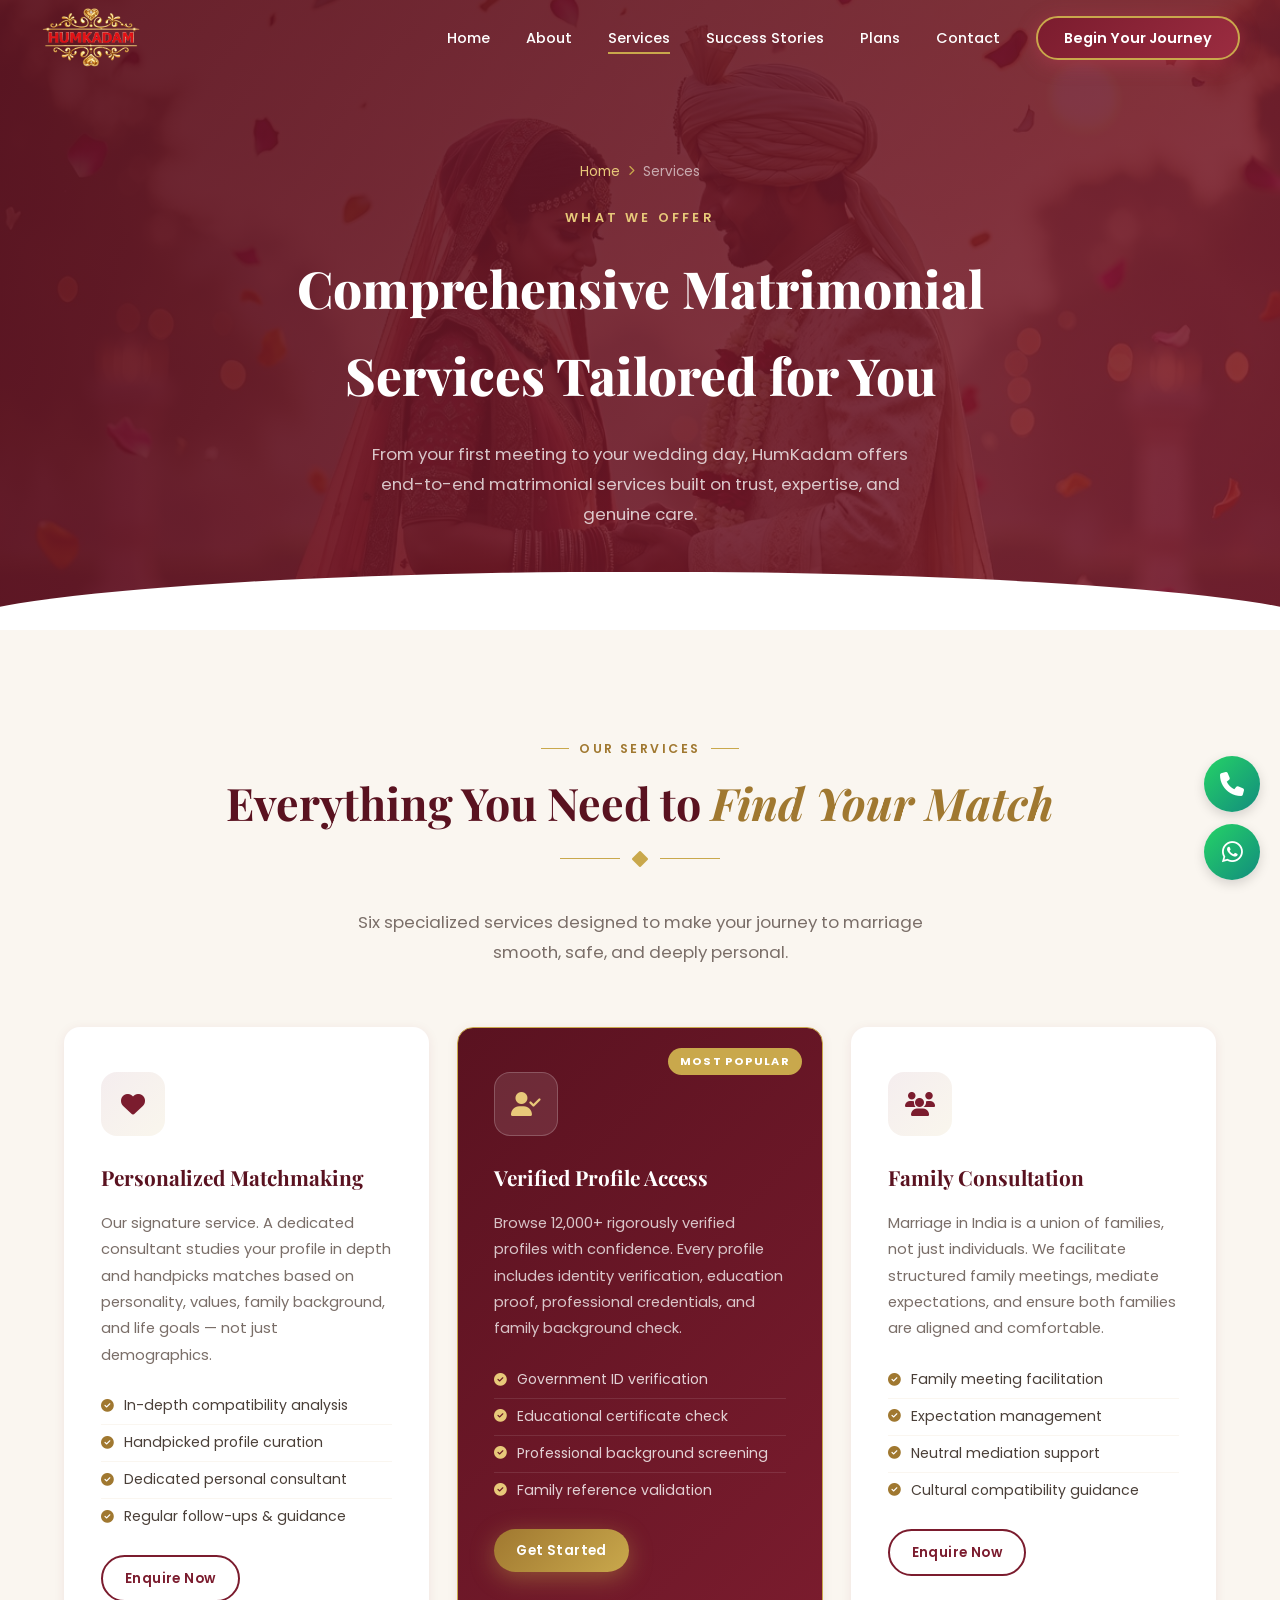
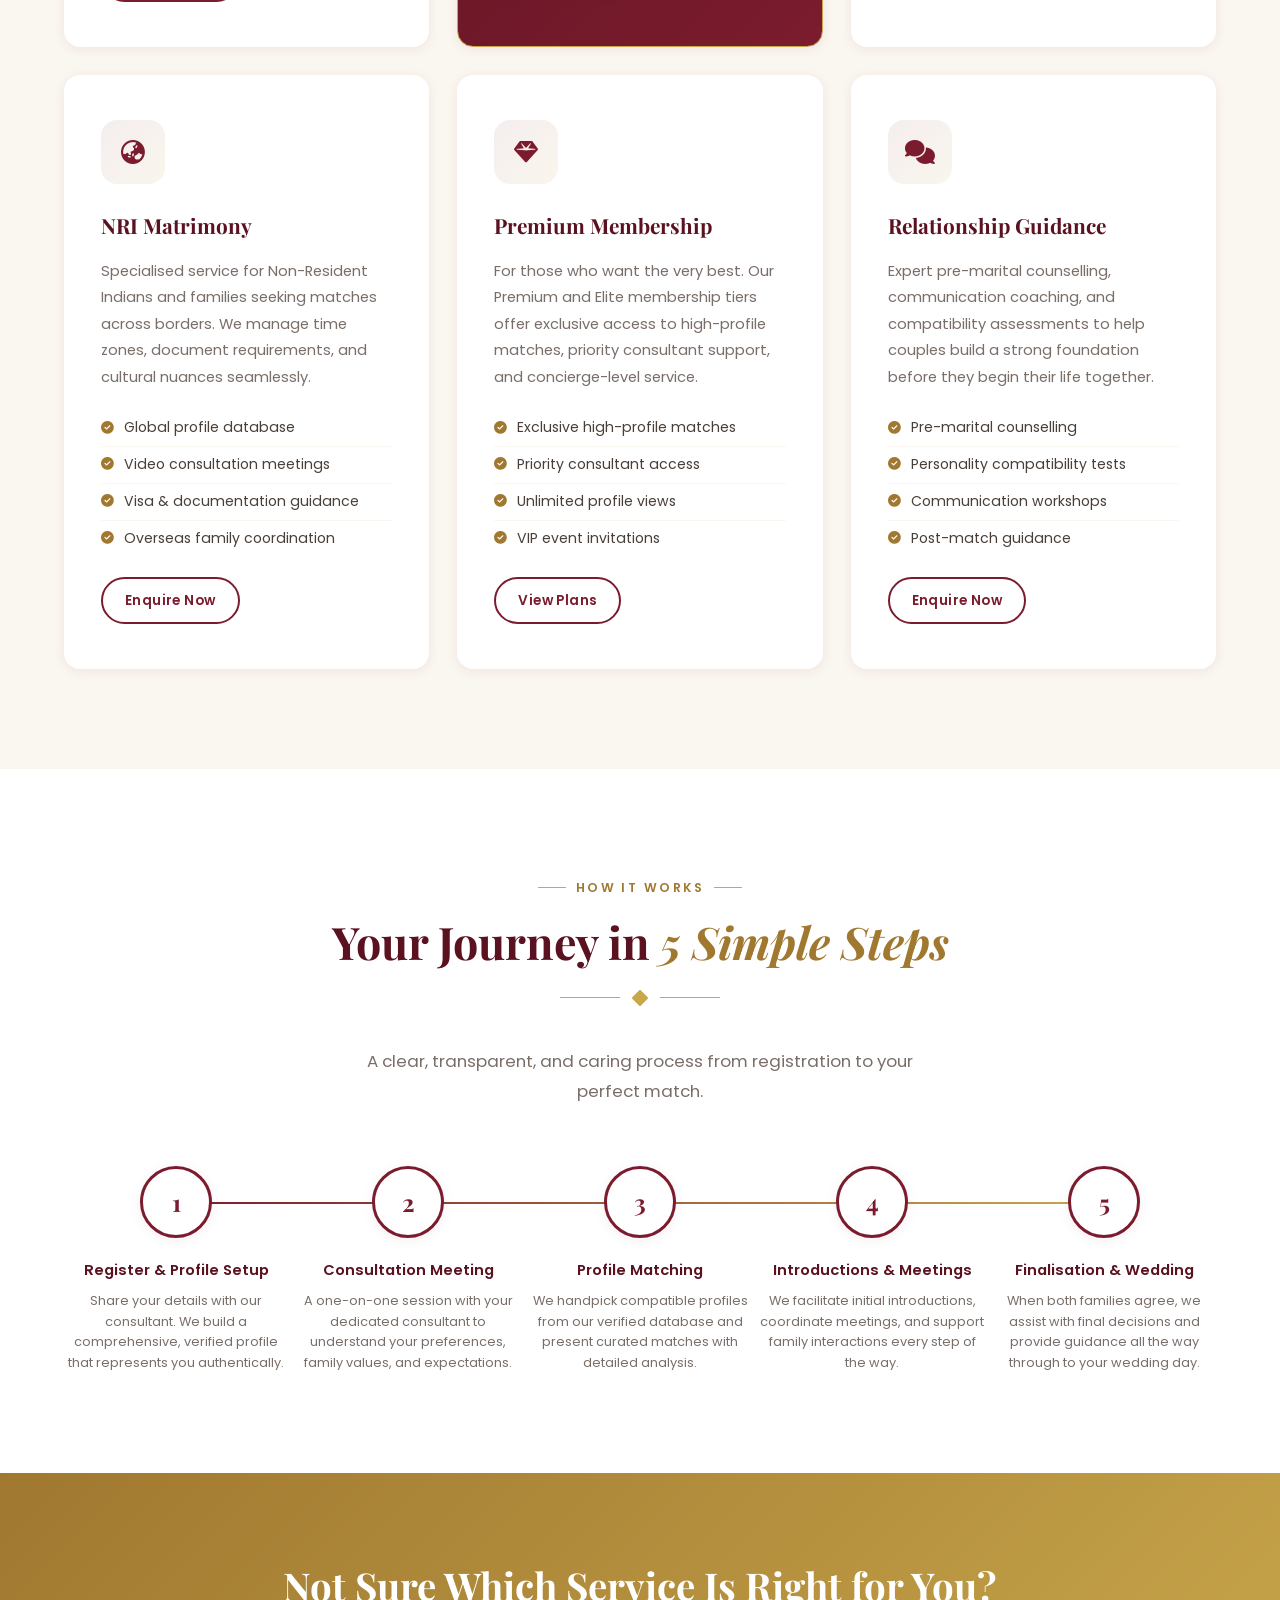
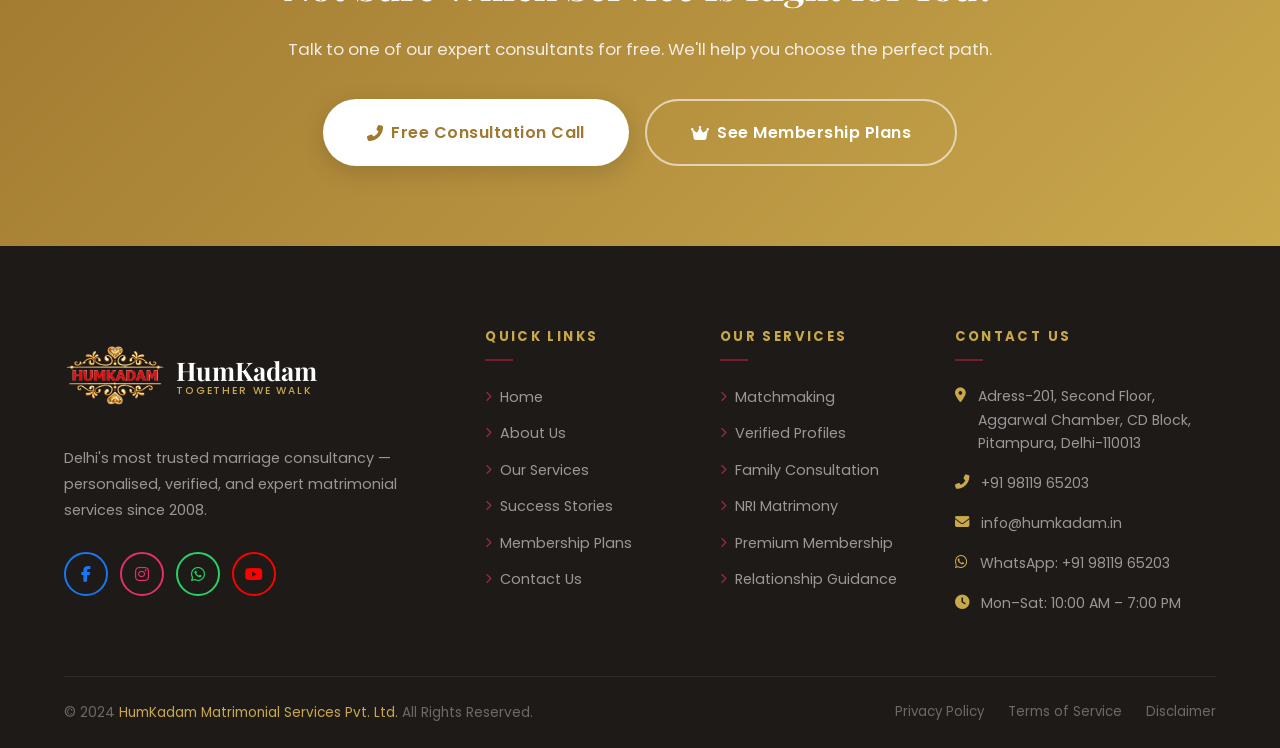
<file: services.html>
<!DOCTYPE html>
<html lang="en">
<head>
  <meta charset="UTF-8" />
  <meta name="viewport" content="width=device-width, initial-scale=1.0" />
  <title>Services – HumKadam | Matrimonial Matchmaking Services Delhi</title>
  <meta name="description" content="Explore HumKadam's comprehensive matrimonial services including personalized matchmaking, verified profiles, family consultation, NRI matrimony, and premium membership plans." />
  <link rel="stylesheet" href="css/style.css" />
  <link rel="stylesheet" href="https://cdnjs.cloudflare.com/ajax/libs/font-awesome/6.5.1/css/all.min.css" />
</head>
<body>

  <nav class="navbar scrolled" id="navbar" data-transparent="false">
    <div class="nav-inner">
      <a class="nav-logo" href="index.html">
        <div class="nav-logo-icon">
          <img src="images/Ham_Kadam_Logo.png" alt="HumKadam Logo" />
        </div>
        <div class="nav-logo-text"><span class="nav-logo-name"></span><span class="nav-logo-tagline"></span></div>
      </a>
      <ul class="nav-links">
        <li><a href="index.html">Home</a></li><li><a href="about.html">About</a></li>
        <li><a href="services.html" class="active">Services</a></li>
        <li><a href="success-stories.html">Success Stories</a></li>
        <li><a href="plans.html">Plans</a></li><li><a href="contact.html">Contact</a></li>
        <li><a href="contact.html" class="nav-cta">Begin Your Journey</a></li>
      </ul>
      <button class="hamburger" id="hamburger"><span></span><span></span><span></span></button>
    </div>
  </nav>
  <div class="mobile-menu" id="mobileMenu">
    <a href="index.html">Home</a><a href="about.html">About Us</a>
    <a href="services.html">Services</a><a href="success-stories.html">Success Stories</a>
    <a href="plans.html">Plans</a><a href="contact.html">Contact</a>
    <a href="contact.html" class="nav-cta">Begin Your Journey</a>
  </div>

  <!-- PAGE HERO -->
  <section class="page-hero" style="background:linear-gradient(135deg,rgba(90,18,32,0.93) 0%,rgba(123,28,46,0.83) 100%),url('images/Service\ Page\ Bg.jpg') center/cover no-repeat;">
    <div class="container">
      <div class="breadcrumb"><a href="index.html">Home</a><i class="fas fa-chevron-right"></i><span>Services</span></div>
      <div class="page-hero-subtitle">What We Offer</div>
      <h1>Comprehensive Matrimonial<br>Services Tailored for You</h1>
      <p>From your first meeting to your wedding day, HumKadam offers end-to-end matrimonial services built on trust, expertise, and genuine care.</p>
    </div>
  </section>

  <!-- MAIN SERVICES -->
  <section class="section-pad services-page">
    <div class="container">
      <div class="text-center fade-up">
        <span class="section-label">Our Services</span>
        <h2 class="section-title">Everything You Need to <span>Find Your Match</span></h2>
        <div class="ornament"><span></span><i class="fas fa-diamond"></i><span></span></div>
        <p class="section-desc centered">Six specialized services designed to make your journey to marriage smooth, safe, and deeply personal.</p>
      </div>

      <div class="services-grid-main">
        <div class="service-card-main fade-up delay-1">
          <div class="service-icon"><i class="fas fa-heart"></i></div>
          <h3>Personalized Matchmaking</h3>
          <p>Our signature service. A dedicated consultant studies your profile in depth and handpicks matches based on personality, values, family background, and life goals — not just demographics.</p>
          <ul class="service-features">
            <li><i class="fas fa-check-circle"></i> In-depth compatibility analysis</li>
            <li><i class="fas fa-check-circle"></i> Handpicked profile curation</li>
            <li><i class="fas fa-check-circle"></i> Dedicated personal consultant</li>
            <li><i class="fas fa-check-circle"></i> Regular follow-ups & guidance</li>
          </ul>
          <a href="contact.html" class="btn btn-outline-maroon btn-sm">Enquire Now</a>
        </div>

        <div class="service-card-main featured fade-up delay-2">
          <div class="featured-badge">Most Popular</div>
          <div class="service-icon"><i class="fas fa-user-check"></i></div>
          <h3>Verified Profile Access</h3>
          <p>Browse 12,000+ rigorously verified profiles with confidence. Every profile includes identity verification, education proof, professional credentials, and family background check.</p>
          <ul class="service-features">
            <li><i class="fas fa-check-circle"></i> Government ID verification</li>
            <li><i class="fas fa-check-circle"></i> Educational certificate check</li>
            <li><i class="fas fa-check-circle"></i> Professional background screening</li>
            <li><i class="fas fa-check-circle"></i> Family reference validation</li>
          </ul>
          <a href="contact.html" class="btn btn-gold btn-sm">Get Started</a>
        </div>

        <div class="service-card-main fade-up delay-3">
          <div class="service-icon"><i class="fas fa-users"></i></div>
          <h3>Family Consultation</h3>
          <p>Marriage in India is a union of families, not just individuals. We facilitate structured family meetings, mediate expectations, and ensure both families are aligned and comfortable.</p>
          <ul class="service-features">
            <li><i class="fas fa-check-circle"></i> Family meeting facilitation</li>
            <li><i class="fas fa-check-circle"></i> Expectation management</li>
            <li><i class="fas fa-check-circle"></i> Neutral mediation support</li>
            <li><i class="fas fa-check-circle"></i> Cultural compatibility guidance</li>
          </ul>
          <a href="contact.html" class="btn btn-outline-maroon btn-sm">Enquire Now</a>
        </div>

        <div class="service-card-main fade-up delay-1">
          <div class="service-icon"><i class="fas fa-globe-asia"></i></div>
          <h3>NRI Matrimony</h3>
          <p>Specialised service for Non-Resident Indians and families seeking matches across borders. We manage time zones, document requirements, and cultural nuances seamlessly.</p>
          <ul class="service-features">
            <li><i class="fas fa-check-circle"></i> Global profile database</li>
            <li><i class="fas fa-check-circle"></i> Video consultation meetings</li>
            <li><i class="fas fa-check-circle"></i> Visa & documentation guidance</li>
            <li><i class="fas fa-check-circle"></i> Overseas family coordination</li>
          </ul>
          <a href="contact.html" class="btn btn-outline-maroon btn-sm">Enquire Now</a>
        </div>

        <div class="service-card-main fade-up delay-2">
          <div class="service-icon"><i class="fas fa-gem"></i></div>
          <h3>Premium Membership</h3>
          <p>For those who want the very best. Our Premium and Elite membership tiers offer exclusive access to high-profile matches, priority consultant support, and concierge-level service.</p>
          <ul class="service-features">
            <li><i class="fas fa-check-circle"></i> Exclusive high-profile matches</li>
            <li><i class="fas fa-check-circle"></i> Priority consultant access</li>
            <li><i class="fas fa-check-circle"></i> Unlimited profile views</li>
            <li><i class="fas fa-check-circle"></i> VIP event invitations</li>
          </ul>
          <a href="plans.html" class="btn btn-outline-maroon btn-sm">View Plans</a>
        </div>

        <div class="service-card-main fade-up delay-3">
          <div class="service-icon"><i class="fas fa-comments"></i></div>
          <h3>Relationship Guidance</h3>
          <p>Expert pre-marital counselling, communication coaching, and compatibility assessments to help couples build a strong foundation before they begin their life together.</p>
          <ul class="service-features">
            <li><i class="fas fa-check-circle"></i> Pre-marital counselling</li>
            <li><i class="fas fa-check-circle"></i> Personality compatibility tests</li>
            <li><i class="fas fa-check-circle"></i> Communication workshops</li>
            <li><i class="fas fa-check-circle"></i> Post-match guidance</li>
          </ul>
          <a href="contact.html" class="btn btn-outline-maroon btn-sm">Enquire Now</a>
        </div>
      </div>
    </div>
  </section>

  <!-- PROCESS SECTION -->
  <section class="section-pad process-section">
    <div class="container">
      <div class="text-center fade-up">
        <span class="section-label">How It Works</span>
        <h2 class="section-title">Your Journey in <span>5 Simple Steps</span></h2>
        <div class="ornament"><span></span><i class="fas fa-diamond"></i><span></span></div>
        <p class="section-desc centered">A clear, transparent, and caring process from registration to your perfect match.</p>
      </div>

      <div class="process-steps">
        <div class="process-step fade-up delay-1">
          <div class="step-num">1</div>
          <h4>Register & Profile Setup</h4>
          <p>Share your details with our consultant. We build a comprehensive, verified profile that represents you authentically.</p>
        </div>
        <div class="process-step fade-up delay-2">
          <div class="step-num">2</div>
          <h4>Consultation Meeting</h4>
          <p>A one-on-one session with your dedicated consultant to understand your preferences, family values, and expectations.</p>
        </div>
        <div class="process-step fade-up delay-3">
          <div class="step-num">3</div>
          <h4>Profile Matching</h4>
          <p>We handpick compatible profiles from our verified database and present curated matches with detailed analysis.</p>
        </div>
        <div class="process-step fade-up delay-4">
          <div class="step-num">4</div>
          <h4>Introductions & Meetings</h4>
          <p>We facilitate initial introductions, coordinate meetings, and support family interactions every step of the way.</p>
        </div>
        <div class="process-step fade-up delay-5">
          <div class="step-num">5</div>
          <h4>Finalisation & Wedding</h4>
          <p>When both families agree, we assist with final decisions and provide guidance all the way through to your wedding day.</p>
        </div>
      </div>
    </div>
  </section>

  <!-- CTA BANNER -->
  <section class="cta-banner">
    <div class="container">
      <h2>Not Sure Which Service Is Right for You?</h2>
      <p>Talk to one of our expert consultants for free. We'll help you choose the perfect path.</p>
      <div class="cta-actions">
        <a href="contact.html" class="btn btn-white btn-lg"><i class="fas fa-phone-alt"></i> Free Consultation Call</a>
        <a href="plans.html" class="btn btn-outline btn-lg"><i class="fas fa-crown"></i> See Membership Plans</a>
      </div>
    </div>
  </section>

  <!-- FOOTER -->
  <footer class="footer">
    <div class="container">
      <div class="footer-grid">
        <div>
          <a class="nav-logo footer-brand" href="index.html">
            <div class="nav-logo-icon">
              <img src="images/Ham_Kadam_Logo.png" alt="HumKadam Logo" />
            </div>
            <div class="nav-logo-text"><span class="nav-logo-name">HumKadam</span><span class="nav-logo-tagline">Together We Walk</span></div>
          </a>
          <p class="footer-about">Delhi's most trusted marriage consultancy — personalised, verified, and expert matrimonial services since 2008.</p>
          <div class="social-links">
            <a href="#" class="social-link fb"><i class="fab fa-facebook-f"></i></a>
            <a href="#" class="social-link ig"><i class="fab fa-instagram"></i></a>
            <a href="#" class="social-link wa"><i class="fab fa-whatsapp"></i></a>
            <a href="#" class="social-link yt"><i class="fab fa-youtube"></i></a>
          </div>
        </div>
        <div class="footer-col"><h4>Quick Links</h4><ul class="footer-links">
          <li><a href="index.html"><i class="fas fa-chevron-right"></i> Home</a></li>
          <li><a href="about.html"><i class="fas fa-chevron-right"></i> About Us</a></li>
          <li><a href="services.html"><i class="fas fa-chevron-right"></i> Our Services</a></li>
          <li><a href="success-stories.html"><i class="fas fa-chevron-right"></i> Success Stories</a></li>
          <li><a href="plans.html"><i class="fas fa-chevron-right"></i> Membership Plans</a></li>
          <li><a href="contact.html"><i class="fas fa-chevron-right"></i> Contact Us</a></li>
        </ul></div>
        <div class="footer-col"><h4>Our Services</h4><ul class="footer-links">
          <li><a href="services.html"><i class="fas fa-chevron-right"></i> Matchmaking</a></li>
          <li><a href="services.html"><i class="fas fa-chevron-right"></i> Verified Profiles</a></li>
          <li><a href="services.html"><i class="fas fa-chevron-right"></i> Family Consultation</a></li>
          <li><a href="services.html"><i class="fas fa-chevron-right"></i> NRI Matrimony</a></li>
          <li><a href="services.html"><i class="fas fa-chevron-right"></i> Premium Membership</a></li>
          <li><a href="services.html"><i class="fas fa-chevron-right"></i> Relationship Guidance</a></li>
        </ul></div>
        <div class="footer-col"><h4>Contact Us</h4><div class="footer-contact-items">
          <div class="footer-contact-item"><i class="fas fa-map-marker-alt"></i><span>Adress-201, Second Floor, Aggarwal Chamber, CD Block, Pitampura, Delhi-110013</span></div>
          <div class="footer-contact-item"><i class="fas fa-phone-alt"></i><a href="tel:+919811965203">+91 98119 65203</a></div>
          <div class="footer-contact-item"><i class="fas fa-envelope"></i><a href="mailto:info@humkadam.in">info@humkadam.in</a></div>
          <div class="footer-contact-item"><i class="fab fa-whatsapp"></i><a href="https://wa.me/919811965203" target="_blank">WhatsApp: +91 98119 65203</a></div>
          <div class="footer-contact-item"><i class="fas fa-clock"></i><span>Mon–Sat: 10:00 AM – 7:00 PM</span></div>
        </div></div>
      </div>
      <div class="footer-bottom">
        <p class="footer-copy">© 2024 <span>HumKadam Matrimonial Services Pvt. Ltd.</span> All Rights Reserved.</p>
        <div class="footer-bottom-links"><a href="#">Privacy Policy</a><a href="#">Terms of Service</a><a href="#">Disclaimer</a></div>
      </div>
    </div>
  </footer>

  <button class="back-top" id="backTop"><i class="fas fa-chevron-up"></i></button>

<!-- Floating Contact Buttons -->
<div class="floating-contact-buttons">
  <a href="tel:+919811965203" class="floating-btn floating-call" title="Call Us">
    <i class="fas fa-phone"></i>
    <span>Call</span>
  </a>
  <a href="https://wa.me/919811965203?text=Hi%20HumKadam%2C%20I'm%20interested%20in%20your%20matrimonial%20services" target="_blank" class="floating-btn floating-whatsapp" title="WhatsApp Us">
    <i class="fab fa-whatsapp"></i>
    <span>WhatsApp</span>
  </a>
</div>

  <script src="js/script.js"></script>
</body>
</html>
</file>
<file: css/style.css>
/* ===================================================
   HumKadam - Premium Matrimonial Consultancy
   Main Stylesheet
   =================================================== */

/* --- Google Fonts Import --- */
@import url('https://fonts.googleapis.com/css2?family=Playfair+Display:ital,wght@0,400;0,500;0,600;0,700;0,800;1,400;1,600&family=Poppins:wght@300;400;500;600;700&display=swap');

/* --- CSS Variables --- */
:root {
  --gold:       #C9A84C;
  --gold-light: #E8C97A;
  --gold-dark:  #A07830;
  --maroon:     #7B1C2E;
  --maroon-dark:#5A1220;
  --maroon-light:#9B2C40;
  --white:      #FFFFFF;
  --beige:      #FAF6F0;
  --beige-dark: #F0E8DC;
  --text-dark:  #1E1A18;
  --text-mid:   #4A3F38;
  --text-light: #7A6E68;
  --shadow-sm:  0 2px 12px rgba(123,28,46,0.08);
  --shadow-md:  0 8px 32px rgba(123,28,46,0.12);
  --shadow-lg:  0 20px 60px rgba(123,28,46,0.16);
  --transition: all 0.35s cubic-bezier(0.4, 0, 0.2, 1);
  --radius-sm:  8px;
  --radius-md:  16px;
  --radius-lg:  24px;
  --radius-xl:  40px;
  --font-display: 'Playfair Display', Georgia, serif;
  --font-body:    'Poppins', sans-serif;
}

/* --- Reset & Base --- */
*, *::before, *::after { box-sizing: border-box; margin: 0; padding: 0; }
html { scroll-behavior: smooth; font-size: 16px; }
body {
  font-family: var(--font-body);
  color: var(--text-dark);
  background: var(--white);
  line-height: 1.7;
  overflow-x: hidden;
}
img { max-width: 100%; height: auto; display: block; }
a { text-decoration: none; color: inherit; }
ul { list-style: none; }
button { cursor: pointer; border: none; background: none; font-family: var(--font-body); }

/* --- Utility Classes --- */
.container { max-width: 1200px; margin: 0 auto; padding: 0 24px; }
.section-pad { padding: 100px 0; }
.section-pad-sm { padding: 70px 0; }
.text-center { text-align: center; }
.flex { display: flex; }
.flex-center { display: flex; align-items: center; justify-content: center; }
.grid-2 { display: grid; grid-template-columns: 1fr 1fr; gap: 40px; align-items: center; }
.grid-3 { display: grid; grid-template-columns: repeat(3, 1fr); gap: 32px; }
.grid-4 { display: grid; grid-template-columns: repeat(4, 1fr); gap: 28px; }

/* --- Section Labels & Headings --- */
.section-label {
  display: inline-flex;
  align-items: center;
  gap: 10px;
  font-size: 0.78rem;
  font-weight: 600;
  letter-spacing: 0.2em;
  text-transform: uppercase;
  color: var(--gold-dark);
  margin-bottom: 16px;
}
.section-label::before,
.section-label::after {
  content: '';
  display: block;
  width: 28px;
  height: 1px;
  background: var(--gold);
}
.section-title {
  font-family: var(--font-display);
  font-size: clamp(2rem, 3.5vw, 3rem);
  font-weight: 700;
  color: var(--maroon-dark);
  line-height: 1.25;
  margin-bottom: 20px;
}
.section-title span { color: var(--gold-dark); font-style: italic; }
.section-desc {
  font-size: 1.05rem;
  color: var(--text-light);
  max-width: 600px;
  line-height: 1.8;
}
.section-desc.centered { margin: 0 auto; }

/* --- Divider Ornament --- */
.ornament {
  display: flex;
  align-items: center;
  justify-content: center;
  gap: 12px;
  margin: 16px 0 40px;
}
.ornament span { display: block; height: 1px; width: 60px; background: var(--gold); }
.ornament i { color: var(--gold); font-size: 1rem; }

/* =============================================
   NAVBAR
   ============================================= */
.navbar {
  position: fixed;
  top: 0; left: 0; right: 0;
  z-index: 1000;
  padding: 0 24px;
  transition: var(--transition);
}
.navbar.transparent { background: transparent; }
.navbar.scrolled {
  background: #ffffff;
  box-shadow: 0 2px 24px rgba(123,28,46,0.1);
  backdrop-filter: blur(12px);
}
.nav-inner {
  max-width: 1200px;
  margin: 0 auto;
  display: flex;
  align-items: center;
  justify-content: space-between;
  height: 76px;
}
.nav-logo {
  display: flex;
  align-items: center;
  gap: 12px;
}
.nav-logo-icon {
  width: 100px; height: 100px;
  background: transparent;
  border-radius: 0;
  display: flex; align-items: center; justify-content: center;
  box-shadow: none;
  overflow: hidden;
}
.nav-logo-icon img {
  width: 100px;
  height: 100px;
  object-fit: contain;
  display: block;
}
.nav-logo-text { display: flex; flex-direction: column; line-height: 1.1; }
.nav-logo-name {
  font-family: var(--font-display);
  font-size: 1.45rem;
  font-weight: 700;
  color: var(--maroon);
}
.navbar.transparent .nav-logo-name { color: #fff; }
.navbar.scrolled .nav-logo-name { color: var(--maroon); }
.navbar:not(.transparent):not(.scrolled) .nav-logo-name { color: #fff; }
.navbar.scrolled .nav-logo-name { color: #fff !important; }
.nav-logo-tagline {
  font-size: 0.65rem;
  letter-spacing: 0.18em;
  text-transform: uppercase;
  color: var(--gold-dark);
  font-weight: 500;
}
.navbar.transparent .nav-logo-tagline { color: var(--gold-light); }

.nav-links {
  display: flex;
  align-items: center;
  gap: 36px;
}
.nav-links a {
  font-size: 0.9rem;
  font-weight: 500;
  color: var(--text-dark);
  position: relative;
  padding: 4px 0;
  transition: color 0.25s;
}
.navbar.transparent .nav-links a { color: rgba(255,255,255,0.9); }
.navbar.scrolled .nav-links a { color: var(--text-dark); }
.navbar:not(.transparent):not(.scrolled) .nav-links a { color: #fff; }
.navbar.scrolled .nav-links a { color: var(--text-dark) !important; }
.nav-links a::after {
  content: '';
  position: absolute;
  bottom: -2px; left: 0;
  width: 0; height: 2px;
  background: var(--gold);
  transition: width 0.3s ease;
}
.nav-links a:hover::after,
.nav-links a.active::after { width: 100%; }
.nav-links a:hover { color: var(--gold-dark); }
.nav-links a.active { color: var(--gold-dark); }
.navbar.transparent .nav-links a:hover { color: var(--gold-light); }

.nav-cta {
  background: linear-gradient(135deg, var(--maroon), var(--maroon-light));
  color: #fff !important;
  padding: 10px 26px !important;
  border-radius: 50px;
  font-weight: 600 !important;
  box-shadow: 0 4px 20px rgba(214, 69, 96, 0.35);
  transition: var(--transition) !important;
  border: 2px solid var(--gold);
}
.nav-cta::after { display: none !important; }
.navbar.scrolled .nav-cta {
  background: linear-gradient(135deg, var(--text-dark), #911313);
  color: #fff !important;
  border-color: var(--text-dark);
  text-shadow: 0 2px 4px lch(99.31% 0.01 296.81);
  font-weight: 700 !important;
}
.nav-cta:hover {
  transform: translateY(-2px);
  box-shadow: 0 8px 28px #ffffff !important;
  color: var(--gold-light) !important;
  background: linear-gradient(135deg, var(--gold-dark), var(--gold));
  border-color: var(--gold-dark);
}

/* Hamburger */
.hamburger {
  display: none;
  flex-direction: column;
  gap: 5px;
  cursor: pointer;
  padding: 4px;
}
.hamburger span {
  display: block;
  width: 26px; height: 2px;
  background: var(--maroon);
  border-radius: 2px;
  transition: var(--transition);
}
.navbar.transparent .hamburger span { background: #fff; }
.hamburger.open span:nth-child(1) { transform: rotate(45deg) translate(5px, 5px); }
.hamburger.open span:nth-child(2) { opacity: 0; transform: translateX(-8px); }
.hamburger.open span:nth-child(3) { transform: rotate(-45deg) translate(5px, -5px); }

/* Mobile Menu */
.mobile-menu {
  display: none;
  position: fixed;
  top: 76px; left: 0; right: 0;
  background: rgba(255,255,255,0.98);
  backdrop-filter: blur(20px);
  padding: 24px;
  box-shadow: var(--shadow-md);
  flex-direction: column;
  gap: 4px;
  z-index: 999;
}
.mobile-menu.open { display: flex; }
.mobile-menu a {
  padding: 14px 16px;
  font-weight: 500;
  color: var(--text-dark);
  border-radius: var(--radius-sm);
  transition: var(--transition);
  border-bottom: 1px solid var(--beige-dark);
}
.mobile-menu a:last-child { border-bottom: none; }
.mobile-menu a:hover { background: var(--beige); color: var(--maroon); }
.mobile-menu .nav-cta {
  background: linear-gradient(135deg, var(--maroon), var(--maroon-light)) !important;
  color: #fff !important;
  text-align: center;
  margin-top: 8px;
  border: none;
}

/* =============================================
   BUTTONS
   ============================================= */
.btn {
  display: inline-flex;
  align-items: center;
  gap: 8px;
  padding: 14px 32px;
  border-radius: 50px;
  font-family: var(--font-body);
  font-weight: 600;
  font-size: 0.93rem;
  letter-spacing: 0.03em;
  transition: var(--transition);
  cursor: pointer;
}
.btn-primary {
  background: linear-gradient(135deg, var(--maroon), var(--maroon-light));
  color: #fff;
  box-shadow: 0 6px 24px rgba(123,28,46,0.38);
}
.btn-primary:hover {
  transform: translateY(-3px);
  box-shadow: 0 12px 36px rgba(123,28,46,0.48);
  color: var(--gold-light);
}
.btn-gold {
  background: linear-gradient(135deg, var(--gold-dark), var(--gold));
  color: #fff;
  box-shadow: 0 6px 24px rgba(201,168,76,0.4);
}
.btn-gold:hover {
  transform: translateY(-3px);
  box-shadow: 0 12px 36px rgba(201,168,76,0.5);
}
.btn-outline {
  background: transparent;
  color: #fff;
  border: 2px solid rgba(255,255,255,0.6);
}
.btn-outline:hover {
  background: rgba(255,255,255,0.12);
  border-color: rgba(255,255,255,0.9);
  transform: translateY(-2px);
}
.btn-outline-maroon {
  background: transparent;
  color: var(--maroon);
  border: 2px solid var(--maroon);
}
.btn-outline-maroon:hover {
  background: var(--maroon);
  color: #fff;
  transform: translateY(-2px);
  box-shadow: var(--shadow-md);
}
.btn-sm { padding: 10px 22px; font-size: 0.85rem; }
.btn-lg { padding: 18px 44px; font-size: 1rem; }

/* =============================================
   HERO — HOME
   ============================================= */
.hero {
  position: relative;
  min-height: 100vh;
  display: flex;
  align-items: center;
  overflow: hidden;
}
.hero-bg {
  position: absolute;
  inset: 0;
  background: 
    linear-gradient(135deg, rgba(90,18,32,0.88) 0%, rgba(123,28,46,0.75) 50%, rgba(30,10,14,0.85) 100%),
    url('https://images.unsplash.com/photo-1583939003579-730e3918a45a?w=1600&q=80') center/cover no-repeat;
  z-index: 0;
}
.hero-bg::after {
  content: '';
  position: absolute;
  inset: 0;
  background: radial-gradient(ellipse at 70% 50%, rgba(201,168,76,0.08) 0%, transparent 60%);
}
.hero-particles {
  position: absolute;
  inset: 0;
  z-index: 1;
  pointer-events: none;
  overflow: hidden;
}
.hero-particle {
  position: absolute;
  width: 4px; height: 4px;
  background: var(--gold);
  border-radius: 50%;
  opacity: 0.4;
  animation: floatUp linear infinite;
}
@keyframes floatUp {
  0% { transform: translateY(100vh) scale(0); opacity: 0; }
  10% { opacity: 0.4; }
  90% { opacity: 0.2; }
  100% { transform: translateY(-20vh) scale(1); opacity: 0; }
}
.hero-content {
  position: relative;
  z-index: 2;
  max-width: 1200px;
  margin: 0 auto;
  padding: 120px 24px 80px;
  display: grid;
  grid-template-columns: 1fr 420px;
  gap: 60px;
  align-items: center;
  width: 100%;
}
.hero-text .badge {
  display: inline-flex;
  align-items: center;
  gap: 8px;
  background: rgba(201,168,76,0.15);
  border: 1px solid rgba(201,168,76,0.35);
  color: var(--gold-light);
  font-size: 0.78rem;
  font-weight: 600;
  letter-spacing: 0.2em;
  text-transform: uppercase;
  padding: 7px 18px;
  border-radius: 50px;
  margin-bottom: 28px;
  backdrop-filter: blur(8px);
}
.hero-title {
  font-family: var(--font-display);
  font-size: clamp(2.4rem, 4.5vw, 4rem);
  font-weight: 800;
  color: #fff;
  line-height: 1.18;
  margin-bottom: 24px;
}
.hero-title em {
  font-style: italic;
  color: var(--gold-light);
}
.hero-desc {
  font-size: 1.1rem;
  color: rgba(255,255,255,0.78);
  line-height: 1.85;
  margin-bottom: 40px;
  max-width: 520px;
}
.hero-actions { display: flex; gap: 16px; flex-wrap: wrap; margin-bottom: 56px; }
.hero-stats {
  display: flex;
  gap: 40px;
  padding-top: 32px;
  border-top: 1px solid rgba(255,255,255,0.12);
}
.hero-stat-num {
  font-family: var(--font-display);
  font-size: 2.2rem;
  font-weight: 700;
  color: var(--gold-light);
  line-height: 1;
  display: block;
}
.hero-stat-label {
  font-size: 0.8rem;
  color: rgba(255,255,255,0.6);
  text-transform: uppercase;
  letter-spacing: 0.12em;
  margin-top: 4px;
  display: block;
}

/* Hero Card */
.hero-card {
  background: rgba(255,255,255,0.06);
  backdrop-filter: blur(20px);
  border: 1px solid rgba(255,255,255,0.14);
  border-radius: var(--radius-lg);
  padding: 40px 36px;
  box-shadow: 0 24px 64px rgba(0,0,0,0.3);
}
.hero-card h3 {
  font-family: var(--font-display);
  font-size: 1.5rem;
  color: #fff;
  margin-bottom: 28px;
  text-align: center;
}
.hero-form-field {
  margin-bottom: 16px;
}
.hero-form-field label {
  display: block;
  font-size: 0.8rem;
  color: rgba(255,255,255,0.65);
  font-weight: 500;
  margin-bottom: 6px;
  text-transform: uppercase;
  letter-spacing: 0.1em;
}
.hero-form-field select,
.hero-form-field input {
  width: 100%;
  padding: 12px 16px;
  background: rgba(255,255,255,0.09);
  border: 1px solid rgba(255,255,255,0.18);
  border-radius: var(--radius-sm);
  color: #fff;
  font-family: var(--font-body);
  font-size: 0.9rem;
  transition: var(--transition);
  outline: none;
  -webkit-appearance: none;
  appearance: none;
}
.hero-form-field select option { background: var(--maroon-dark); color: #fff; }
.hero-form-field select:focus,
.hero-form-field input:focus { border-color: var(--gold); background: rgba(255,255,255,0.13); }
.hero-form-field input::placeholder { color: rgba(255,255,255,0.4); }
.hero-form-row { display: grid; grid-template-columns: 1fr 1fr; gap: 12px; }
.hero-card .btn { width: 100%; justify-content: center; margin-top: 8px; }

/* =============================================
   SCROLL INDICATOR
   ============================================= */
.scroll-indicator {
  position: absolute;
  bottom: 36px;
  left: 50%;
  transform: translateX(-50%);
  z-index: 10;
  display: flex;
  flex-direction: column;
  align-items: center;
  gap: 8px;
  color: rgba(255,255,255,0.5);
  font-size: 0.7rem;
  letter-spacing: 0.15em;
  text-transform: uppercase;
  animation: bounce 2s ease-in-out infinite;
}
.scroll-indicator .mouse {
  width: 24px; height: 38px;
  border: 2px solid rgba(255,255,255,0.35);
  border-radius: 12px;
  display: flex;
  justify-content: center;
  padding-top: 6px;
}
.scroll-indicator .wheel {
  width: 3px; height: 6px;
  background: var(--gold);
  border-radius: 2px;
  animation: scroll 1.8s ease-in-out infinite;
}
@keyframes scroll { 0%,100% { transform: translateY(0); opacity:1; } 60% { transform: translateY(10px); opacity:0; } }
@keyframes bounce { 0%,100% { transform: translateX(-50%) translateY(0); } 50% { transform: translateX(-50%) translateY(-6px); } }

/* =============================================
   TRUST BAR
   ============================================= */
.trust-bar {
  background: var(--maroon);
  padding: 24px 0;
  overflow: hidden;
}
.trust-bar-inner {
  display: flex;
  align-items: center;
  justify-content: space-around;
  flex-wrap: wrap;
  gap: 20px;
  max-width: 1200px;
  margin: 0 auto;
  padding: 0 24px;
}
.trust-item {
  display: flex;
  align-items: center;
  gap: 12px;
  color: rgba(255,255,255,0.85);
  font-size: 0.9rem;
  font-weight: 500;
}
.trust-item i { color: var(--gold-light); font-size: 1.2rem; }
.trust-divider { width: 1px; height: 32px; background: rgba(255,255,255,0.2); }

/* =============================================
   SERVICES OVERVIEW (HOME)
   ============================================= */
.services-overview { background: var(--beige); }
.services-grid-home {
  display: grid;
  grid-template-columns: repeat(3, 1fr);
  gap: 28px;
  margin-top: 60px;
}
.service-card-home {
  background: var(--white);
  border-radius: var(--radius-md);
  padding: 40px 32px;
  box-shadow: var(--shadow-sm);
  transition: var(--transition);
  position: relative;
  overflow: hidden;
  border-bottom: 4px solid transparent;
}
.service-card-home::before {
  content: '';
  position: absolute;
  top: 0; left: 0;
  width: 100%; height: 4px;
  background: linear-gradient(90deg, var(--maroon), var(--gold));
  transform: scaleX(0);
  transition: transform 0.4s ease;
  transform-origin: left;
}
.service-card-home:hover { transform: translateY(-8px); box-shadow: var(--shadow-lg); }
.service-card-home:hover::before { transform: scaleX(1); }
.service-icon {
  width: 64px; height: 64px;
  background: linear-gradient(135deg, rgba(123,28,46,0.08), rgba(201,168,76,0.1));
  border-radius: var(--radius-md);
  display: flex; align-items: center; justify-content: center;
  margin-bottom: 24px;
  font-size: 1.6rem;
  transition: var(--transition);
}
.service-card-home:hover .service-icon {
  background: linear-gradient(135deg, var(--maroon), var(--maroon-light));
}
.service-card-home:hover .service-icon i { color: #fff; }
.service-icon i { color: var(--maroon); font-size: 1.5rem; }
.service-card-home h3 {
  font-family: var(--font-display);
  font-size: 1.25rem;
  color: var(--maroon-dark);
  margin-bottom: 12px;
}
.service-card-home p { font-size: 0.92rem; color: var(--text-light); line-height: 1.75; }
.service-link {
  display: inline-flex;
  align-items: center;
  gap: 6px;
  margin-top: 20px;
  font-size: 0.85rem;
  font-weight: 600;
  color: var(--gold-dark);
  transition: gap 0.25s;
}
.service-link:hover { gap: 10px; color: var(--maroon); }

/* =============================================
   FEATURED PROFILES (HOME)
   ============================================= */
.profiles-section { background: var(--white); }
.profiles-grid {
  display: grid;
  grid-template-columns: repeat(4, 1fr);
  gap: 24px;
  margin-top: 56px;
}
.profile-card {
  border-radius: var(--radius-md);
  overflow: hidden;
  box-shadow: var(--shadow-sm);
  transition: var(--transition);
  cursor: pointer;
  background: var(--white);
}
.profile-card:hover { transform: translateY(-6px); box-shadow: var(--shadow-lg); }
.profile-img-wrap {
  position: relative;
  aspect-ratio: 3/4;
  overflow: hidden;
}
.profile-img-wrap img {
  width: 100%; height: 100%;
  object-fit: cover;
  transition: transform 0.5s ease;
}
.profile-card:hover .profile-img-wrap img { transform: scale(1.06); }
.profile-badge {
  position: absolute;
  top: 14px; right: 14px;
  background: var(--gold);
  color: #fff;
  font-size: 0.7rem;
  font-weight: 700;
  padding: 4px 10px;
  border-radius: 50px;
  letter-spacing: 0.1em;
  text-transform: uppercase;
}
.profile-badge.verified { background: #2E7D32; }
.profile-info { padding: 20px; }
.profile-name {
  font-family: var(--font-display);
  font-size: 1.15rem;
  color: var(--maroon-dark);
  margin-bottom: 6px;
}
.profile-details {
  display: flex;
  flex-wrap: wrap;
  gap: 8px;
  margin-bottom: 12px;
}
.profile-tag {
  font-size: 0.75rem;
  background: var(--beige);
  color: var(--text-mid);
  padding: 3px 10px;
  border-radius: 50px;
}
.profile-card .btn { width: 100%; justify-content: center; }

/* =============================================
   WHY CHOOSE US
   ============================================= */
.why-us {
  background: linear-gradient(135deg, var(--maroon-dark) 0%, var(--maroon) 100%);
  position: relative;
  overflow: hidden;
}
.why-us::before {
  content: '';
  position: absolute;
  top: -100px; right: -100px;
  width: 500px; height: 500px;
  background: radial-gradient(circle, rgba(201,168,76,0.1) 0%, transparent 70%);
}
.why-us .section-title { color: #fff; }
.why-us .section-desc { color: rgba(255,255,255,0.7); }
.why-us .section-label { color: var(--gold-light); }
.why-us .section-label::before,
.why-us .section-label::after { background: var(--gold-light); }
.why-grid { display: grid; grid-template-columns: 1fr 1fr; gap: 56px; align-items: center; }
.why-content { position: relative; z-index: 1; }
.why-features { margin-top: 40px; display: flex; flex-direction: column; gap: 28px; }
.why-feature {
  display: flex;
  gap: 20px;
  align-items: flex-start;
}
.why-feature-icon {
  width: 52px; height: 52px;
  min-width: 52px;
  background: rgba(201,168,76,0.15);
  border: 1px solid rgba(201,168,76,0.25);
  border-radius: var(--radius-sm);
  display: flex; align-items: center; justify-content: center;
  color: var(--gold-light);
  font-size: 1.3rem;
}
.why-feature-text h4 {
  font-weight: 600;
  color: #fff;
  margin-bottom: 6px;
  font-size: 1.02rem;
}
.why-feature-text p { font-size: 0.88rem; color: rgba(255,255,255,0.6); line-height: 1.7; }
.why-image-wrap {
  position: relative;
  z-index: 1;
  border-radius: var(--radius-lg);
  overflow: hidden;
  box-shadow: 0 32px 80px rgba(0,0,0,0.35);
}
.why-image-wrap img { width: 100%; height: 520px; object-fit: cover; }
.why-image-badge {
  position: absolute;
  bottom: 28px; left: -20px;
  background: #fff;
  border-radius: var(--radius-md);
  padding: 20px 24px;
  box-shadow: var(--shadow-lg);
  display: flex;
  gap: 16px;
  align-items: center;
}
.why-badge-icon { font-size: 2rem; }
.why-badge-text .num {
  font-family: var(--font-display);
  font-size: 1.7rem;
  font-weight: 700;
  color: var(--maroon);
  line-height: 1;
}
.why-badge-text .label { font-size: 0.78rem; color: var(--text-light); }

/* =============================================
   TESTIMONIALS
   ============================================= */
.testimonials { background: var(--beige); }
.testimonials-slider { position: relative; margin-top: 60px; overflow: hidden; }
.testimonials-track {
  display: flex;
  transition: transform 0.5s cubic-bezier(0.4, 0, 0.2, 1);
  gap: 28px;
}
.testimonial-card {
  min-width: calc(33.333% - 19px);
  background: var(--white);
  border-radius: var(--radius-md);
  padding: 36px 32px;
  box-shadow: var(--shadow-sm);
  position: relative;
}
.testimonial-card::before {
  content: '\201C';
  position: absolute;
  top: 20px; right: 28px;
  font-family: var(--font-display);
  font-size: 5rem;
  color: rgba(123,28,46,0.07);
  line-height: 1;
}
.stars { display: flex; gap: 4px; margin-bottom: 16px; }
.stars i { color: var(--gold); font-size: 0.9rem; }
.testimonial-text {
  font-size: 0.95rem;
  color: var(--text-mid);
  line-height: 1.8;
  margin-bottom: 24px;
  font-style: italic;
}
.testimonial-author { display: flex; align-items: center; gap: 14px; }
.author-avatar {
  width: 48px; height: 48px;
  border-radius: 50%;
  object-fit: cover;
  border: 2px solid var(--gold-light);
}
.author-name { font-weight: 600; font-size: 0.95rem; color: var(--maroon-dark); }
.author-info { font-size: 0.8rem; color: var(--text-light); }
.slider-controls {
  display: flex;
  align-items: center;
  justify-content: center;
  gap: 16px;
  margin-top: 40px;
}
.slider-btn {
  width: 44px; height: 44px;
  border-radius: 50%;
  border: 2px solid var(--maroon);
  background: transparent;
  color: var(--maroon);
  font-size: 1rem;
  display: flex; align-items: center; justify-content: center;
  transition: var(--transition);
  cursor: pointer;
}
.slider-btn:hover { background: var(--maroon); color: #fff; }
.slider-dots { display: flex; gap: 8px; }
.slider-dot {
  width: 8px; height: 8px;
  border-radius: 50%;
  background: var(--beige-dark);
  cursor: pointer;
  transition: var(--transition);
}
.slider-dot.active { background: var(--maroon); width: 24px; border-radius: 4px; }

/* =============================================
   CTA BANNER
   ============================================= */
.cta-banner {
  background: linear-gradient(135deg, var(--gold-dark), var(--gold));
  padding: 80px 0;
  text-align: center;
}
.cta-banner h2 {
  font-family: var(--font-display);
  font-size: clamp(1.8rem, 3vw, 2.6rem);
  color: #fff;
  margin-bottom: 16px;
}
.cta-banner p { color: rgba(255,255,255,0.85); font-size: 1.05rem; margin-bottom: 36px; }
.cta-actions { display: flex; gap: 16px; justify-content: center; flex-wrap: wrap; }
.btn-white {
  background: #fff;
  color: var(--gold-dark);
  box-shadow: 0 6px 24px rgba(0,0,0,0.15);
}
.btn-white:hover { transform: translateY(-3px); box-shadow: 0 12px 36px rgba(0,0,0,0.2); }

/* =============================================
   ABOUT PAGE HERO
   ============================================= */
   .page-hero {
  position: relative;
  padding: 160px 0 100px;
  background:
    linear-gradient(135deg, rgba(90,18,32,0.92) 0%, rgba(123,28,46,0.82) 100%),
    url('images/About\ Page\ Bg.png') center/cover no-repeat;
  text-align: center;
  color: #fff;
  overflow: hidden;
}

.page-hero::after {
  content: '';
  position: absolute;
  bottom: -2px; left: 0;
  right: 0;
  height: 60px;
  background: var(--white);
  clip-path: ellipse(55% 100% at 50% 100%);
}
.page-hero-subtitle {
  font-size: 0.8rem;
  letter-spacing: 0.25em;
  text-transform: uppercase;
  color: var(--gold-light);
  font-weight: 600;
  margin-bottom: 16px;
}
.page-hero h1 {
  font-family: var(--font-display);
  font-size: clamp(2.2rem, 4vw, 3.5rem);
  font-weight: 800;
  color: #fff;
  margin-bottom: 20px;
}
.page-hero p {
  font-size: 1.05rem;
  color: rgba(255,255,255,0.75);
  max-width: 580px;
  margin: 0 auto;
  line-height: 1.8;
}
.breadcrumb {
  display: flex;
  align-items: center;
  justify-content: center;
  gap: 8px;
  margin-bottom: 24px;
  font-size: 0.85rem;
  color: rgba(255,255,255,0.6);
}
.breadcrumb a { color: var(--gold-light); transition: color 0.2s; }
.breadcrumb a:hover { color: #fff; }
.breadcrumb i { font-size: 0.65rem; color: var(--gold); }

/* =============================================
   ABOUT SECTIONS
   ============================================= */
.about-intro { background: var(--white); }
.about-story-img {
  border-radius: var(--radius-lg);
  overflow: hidden;
  box-shadow: var(--shadow-lg);
  position: relative;
}
.about-story-img img { width: 100%; height: 500px; object-fit: cover; }
.about-story-img .img-badge {
  position: absolute;
  bottom: 24px; right: -16px;
  background: linear-gradient(135deg, var(--maroon), var(--maroon-light));
  color: #fff;
  border-radius: var(--radius-md);
  padding: 20px 28px;
  text-align: center;
  box-shadow: var(--shadow-md);
}
.img-badge .big-num {
  font-family: var(--font-display);
  font-size: 2.4rem;
  font-weight: 800;
  display: block;
  color: var(--gold-light);
}
.img-badge .badge-label { font-size: 0.8rem; font-weight: 500; opacity: 0.85; }

.about-values { background: var(--beige); }
.values-grid { display: grid; grid-template-columns: repeat(3, 1fr); gap: 28px; margin-top: 60px; }
.value-card {
  background: var(--white);
  border-radius: var(--radius-md);
  padding: 40px 32px;
  text-align: center;
  box-shadow: var(--shadow-sm);
  transition: var(--transition);
}
.value-card:hover { transform: translateY(-6px); box-shadow: var(--shadow-md); }
.value-number {
  font-family: var(--font-display);
  font-size: 3.5rem;
  font-weight: 800;
  color: rgba(123,28,46,0.06);
  line-height: 1;
  margin-bottom: -16px;
}
.value-icon { font-size: 2rem; color: var(--maroon); margin-bottom: 16px; }
.value-card h3 { font-family: var(--font-display); font-size: 1.25rem; color: var(--maroon-dark); margin-bottom: 12px; }
.value-card p { font-size: 0.9rem; color: var(--text-light); line-height: 1.75; }

.team-section { background: var(--white); }
.team-grid { display: grid; grid-template-columns: repeat(3, 1fr); gap: 32px; margin-top: 60px; }
.team-card {
  border-radius: var(--radius-md);
  overflow: hidden;
  box-shadow: var(--shadow-sm);
  transition: var(--transition);
  text-align: center;
}
.team-card:hover { transform: translateY(-6px); box-shadow: var(--shadow-lg); }
.team-img { position: relative; overflow: hidden; }
.team-img img { width: 100%; height: 280px; object-fit: cover; transition: transform 0.5s; }
.team-card:hover .team-img img { transform: scale(1.05); }
.team-overlay {
  position: absolute;
  inset: 0;
  background: linear-gradient(to top, rgba(123,28,46,0.85) 0%, transparent 50%);
  opacity: 0;
  transition: opacity 0.3s;
  display: flex;
  align-items: flex-end;
  padding: 24px;
  gap: 12px;
}
.team-card:hover .team-overlay { opacity: 1; }
.social-btn {
  width: 36px; height: 36px;
  background: rgba(255,255,255,0.15);
  border: 1px solid rgba(255,255,255,0.3);
  border-radius: 50%;
  display: flex; align-items: center; justify-content: center;
  color: #fff;
  font-size: 0.85rem;
  transition: var(--transition);
  backdrop-filter: blur(4px);
}
.social-btn:hover { background: var(--gold); border-color: var(--gold); }
.team-info { padding: 24px; background: var(--white); }
.team-info h3 { font-family: var(--font-display); font-size: 1.15rem; color: var(--maroon-dark); margin-bottom: 4px; }
.team-role { font-size: 0.82rem; color: var(--gold-dark); font-weight: 600; letter-spacing: 0.08em; text-transform: uppercase; }

/* =============================================
   SERVICES PAGE
   ============================================= */
.services-page { background: var(--beige); }
.services-grid-main {
  display: grid;
  grid-template-columns: repeat(3, 1fr);
  gap: 28px;
  margin-top: 60px;
}
.service-card-main {
  background: var(--white);
  border-radius: var(--radius-md);
  padding: 44px 36px;
  box-shadow: var(--shadow-sm);
  transition: var(--transition);
  position: relative;
  overflow: hidden;
  border: 1px solid transparent;
  cursor: default;
}
.service-card-main:hover {
  border-color: rgba(201,168,76,0.2);
  transform: translateY(-8px);
  box-shadow: var(--shadow-lg);
}
.service-card-main.featured {
  background: linear-gradient(135deg, var(--maroon-dark), var(--maroon));
  border-color: var(--gold);
}
.service-card-main.featured h3,
.service-card-main.featured p,
.service-card-main.featured .service-link { color: #fff; }
.service-card-main.featured .service-icon { background: rgba(255,255,255,0.1); border: 1px solid rgba(255,255,255,0.2); }
.service-card-main.featured .service-icon i { color: var(--gold-light); }
.service-card-main.featured p { color: rgba(255,255,255,0.75); }
.featured-badge {
  position: absolute;
  top: 20px; right: 20px;
  background: var(--gold);
  color: #fff;
  font-size: 0.7rem;
  font-weight: 700;
  padding: 4px 12px;
  border-radius: 50px;
  letter-spacing: 0.1em;
  text-transform: uppercase;
}
.service-card-main h3 { font-family: var(--font-display); font-size: 1.3rem; color: var(--maroon-dark); margin-bottom: 14px; }
.service-card-main p { font-size: 0.92rem; color: var(--text-light); line-height: 1.8; margin-bottom: 20px; }
.service-features { list-style: none; margin: 20px 0; }
.service-features li {
  display: flex;
  align-items: center;
  gap: 10px;
  font-size: 0.88rem;
  color: var(--text-mid);
  padding: 6px 0;
  border-bottom: 1px solid var(--beige);
}
.service-features li:last-child { border: none; }
.service-features li i { color: var(--gold-dark); font-size: 0.8rem; }
.service-card-main.featured .service-features li { border-color: rgba(255,255,255,0.1); color: rgba(255,255,255,0.8); }
.service-card-main.featured .service-features li i { color: var(--gold-light); }

/* Process Section */
.process-section { background: var(--white); }
.process-steps {
  display: grid;
  grid-template-columns: repeat(5, 1fr);
  gap: 8px;
  margin-top: 60px;
  position: relative;
}
.process-steps::before {
  content: '';
  position: absolute;
  top: 36px; left: 10%; right: 10%;
  height: 2px;
  background: linear-gradient(90deg, var(--maroon), var(--gold));
  z-index: 0;
}
.process-step {
  text-align: center;
  position: relative;
  z-index: 1;
}
.step-num {
  width: 72px; height: 72px;
  border-radius: 50%;
  background: var(--white);
  border: 3px solid var(--maroon);
  display: flex; align-items: center; justify-content: center;
  font-family: var(--font-display);
  font-size: 1.5rem;
  font-weight: 700;
  color: var(--maroon);
  margin: 0 auto 20px;
  transition: var(--transition);
  box-shadow: var(--shadow-sm);
}
.process-step:hover .step-num {
  background: var(--maroon);
  color: #fff;
  transform: scale(1.1);
}
.process-step h4 { font-weight: 600; font-size: 0.92rem; color: var(--maroon-dark); margin-bottom: 8px; }
.process-step p { font-size: 0.8rem; color: var(--text-light); line-height: 1.6; }

/* =============================================
   SUCCESS STORIES
   ============================================= */
.stories-page { background: var(--beige); }
.stories-grid {
  display: grid;
  grid-template-columns: repeat(2, 1fr);
  gap: 36px;
  margin-top: 60px;
}
.story-card {
  background: var(--white);
  border-radius: var(--radius-lg);
  overflow: hidden;
  box-shadow: var(--shadow-sm);
  transition: var(--transition);
}
.story-card:hover { transform: translateY(-6px); box-shadow: var(--shadow-lg); }
.story-img-wrap { position: relative; overflow: hidden; }
.story-img-wrap img { width: 100%; height: 280px; object-fit: cover; transition: transform 0.5s; }
.story-card:hover .story-img-wrap img { transform: scale(1.04); }
.story-year {
  position: absolute;
  top: 20px; left: 20px;
  background: var(--gold);
  color: #fff;
  font-size: 0.78rem;
  font-weight: 700;
  padding: 5px 14px;
  border-radius: 50px;
  letter-spacing: 0.1em;
}
.story-content { padding: 32px; }
.story-names {
  font-family: var(--font-display);
  font-size: 1.35rem;
  color: var(--maroon-dark);
  margin-bottom: 8px;
}
.story-meta {
  display: flex;
  gap: 16px;
  font-size: 0.82rem;
  color: var(--gold-dark);
  font-weight: 500;
  margin-bottom: 16px;
}
.story-meta span { display: flex; align-items: center; gap: 5px; }
.story-text { font-size: 0.92rem; color: var(--text-light); line-height: 1.8; }
.story-quote {
  margin-top: 20px;
  padding: 16px 20px;
  background: var(--beige);
  border-left: 3px solid var(--gold);
  border-radius: 0 var(--radius-sm) var(--radius-sm) 0;
  font-style: italic;
  font-size: 0.92rem;
  color: var(--text-mid);
}

.gallery-section { background: var(--white); }
.gallery-grid {
  display: grid;
  grid-template-columns: repeat(4, 1fr);
  grid-template-rows: auto auto;
  gap: 16px;
  margin-top: 60px;
}
.gallery-item {
  border-radius: var(--radius-md);
  overflow: hidden;
  cursor: pointer;
  position: relative;
}
.gallery-item:nth-child(1) { grid-column: 1 / 3; grid-row: 1 / 3; }
.gallery-item img { width: 100%; height: 100%; object-fit: cover; transition: transform 0.5s; min-height: 200px; }
.gallery-item:hover img { transform: scale(1.06); }
.gallery-overlay {
  position: absolute;
  inset: 0;
  background: rgba(123,28,46,0.5);
  opacity: 0;
  transition: opacity 0.3s;
  display: flex; align-items: center; justify-content: center;
  color: #fff;
  font-size: 1.8rem;
}
.gallery-item:hover .gallery-overlay { opacity: 1; }

/* =============================================
   MEMBERSHIP PLANS
   ============================================= */
.plans-page { background: var(--beige); }
.plans-grid {
  display: grid;
  grid-template-columns: repeat(3, 1fr);
  gap: 28px;
  margin-top: 60px;
  align-items: start;
}
.plan-card {
  background: var(--white);
  border-radius: var(--radius-lg);
  padding: 48px 40px;
  box-shadow: var(--shadow-sm);
  transition: var(--transition);
  position: relative;
  border: 2px solid transparent;
  text-align: center;
}
.plan-card:hover { transform: translateY(-8px); box-shadow: var(--shadow-lg); }
.plan-card.popular {
  background: linear-gradient(160deg, var(--maroon-dark) 0%, var(--maroon) 100%);
  border-color: var(--gold);
  transform: scale(1.04);
  box-shadow: var(--shadow-lg), 0 0 0 1px rgba(201,168,76,0.3);
}
.plan-card.popular:hover { transform: scale(1.04) translateY(-6px); }
.popular-badge {
  position: absolute;
  top: -14px; left: 50%;
  transform: translateX(-50%);
  background: linear-gradient(135deg, var(--gold-dark), var(--gold));
  color: #fff;
  font-size: 0.75rem;
  font-weight: 700;
  padding: 6px 20px;
  border-radius: 50px;
  letter-spacing: 0.12em;
  text-transform: uppercase;
  white-space: nowrap;
  box-shadow: 0 4px 16px rgba(201,168,76,0.4);
}
.plan-name {
  font-family: var(--font-display);
  font-size: 0.85rem;
  font-weight: 600;
  letter-spacing: 0.2em;
  text-transform: uppercase;
  color: var(--gold-dark);
  margin-bottom: 8px;
}
.plan-card.popular .plan-name { color: var(--gold-light); }
.plan-price {
  display: flex;
  align-items: flex-start;
  justify-content: center;
  gap: 4px;
  margin: 16px 0 8px;
}
.plan-currency { font-size: 1.4rem; font-weight: 700; color: var(--maroon); margin-top: 8px; }
.plan-amount {
  font-family: var(--font-display);
  font-size: 3.5rem;
  font-weight: 800;
  color: var(--maroon);
  line-height: 1;
}
.plan-period { font-size: 0.85rem; color: var(--text-light); margin-top: 14px; align-self: flex-end; }
.plan-card.popular .plan-currency,
.plan-card.popular .plan-amount { color: #fff; }
.plan-card.popular .plan-period { color: rgba(255,255,255,0.6); }
.plan-divider { height: 1px; background: var(--beige-dark); margin: 28px 0; }
.plan-card.popular .plan-divider { background: rgba(255,255,255,0.15); }
.plan-features { list-style: none; text-align: left; margin-bottom: 36px; }
.plan-features li {
  display: flex;
  align-items: center;
  gap: 12px;
  padding: 9px 0;
  font-size: 0.9rem;
  color: var(--text-mid);
  border-bottom: 1px solid var(--beige);
}
.plan-features li:last-child { border: none; }
.plan-features li i { color: var(--gold-dark); font-size: 0.85rem; min-width: 16px; }
.plan-card.popular .plan-features li { border-color: rgba(255,255,255,0.1); color: rgba(255,255,255,0.85); }
.plan-card.popular .plan-features li i { color: var(--gold-light); }
.plan-card .btn { width: 100%; justify-content: center; }
.plan-desc { font-size: 0.88rem; color: var(--text-light); margin-bottom: 0; }
.plan-card.popular .plan-desc { color: rgba(255,255,255,0.65); }

/* Comparison Table */
.comparison-section { background: var(--white); }
.comparison-table-wrap { overflow-x: auto; margin-top: 60px; border-radius: var(--radius-md); box-shadow: var(--shadow-sm); }
.comparison-table { width: 100%; border-collapse: collapse; }
.comparison-table th, .comparison-table td {
  padding: 16px 20px;
  text-align: center;
  font-size: 0.9rem;
}
.comparison-table th { font-weight: 600; letter-spacing: 0.08em; text-transform: uppercase; font-size: 0.8rem; }
.comparison-table thead tr { background: var(--maroon); color: #fff; }
.comparison-table thead .feature-col { text-align: left; }
.comparison-table thead .popular-col { background: var(--gold-dark); }
.comparison-table tbody tr:nth-child(even) { background: var(--beige); }
.comparison-table tbody td.feature-col { text-align: left; font-weight: 500; color: var(--text-dark); }
.comparison-table tbody td i.fa-check { color: #2E7D32; font-size: 1rem; }
.comparison-table tbody td i.fa-times { color: #ccc; font-size: 1rem; }

/* =============================================
   CONTACT PAGE
   ============================================= */
.contact-page { background: var(--beige); }
.contact-grid { display: grid; grid-template-columns: 1fr 1.3fr; gap: 60px; align-items: start; }
.contact-info-cards { display: flex; flex-direction: column; gap: 20px; margin: 36px 0; }
.contact-info-card {
  display: flex;
  gap: 18px;
  align-items: flex-start;
  background: var(--white);
  border-radius: var(--radius-md);
  padding: 24px;
  box-shadow: var(--shadow-sm);
  transition: var(--transition);
}
.contact-info-card:hover { transform: translateX(6px); box-shadow: var(--shadow-md); }
.contact-icon {
  width: 50px; height: 50px;
  min-width: 50px;
  background: linear-gradient(135deg, var(--maroon), var(--maroon-light));
  border-radius: var(--radius-sm);
  display: flex; align-items: center; justify-content: center;
  color: #fff;
  font-size: 1.1rem;
}
.contact-info-card h4 { font-weight: 600; color: var(--maroon-dark); margin-bottom: 4px; font-size: 0.92rem; }
.contact-info-card p { font-size: 0.88rem; color: var(--text-light); line-height: 1.65; }
.social-links { display: flex; gap: 12px; margin-top: 28px; }
.social-link {
  width: 44px; height: 44px;
  border-radius: 50%;
  display: flex; align-items: center; justify-content: center;
  font-size: 1rem;
  transition: var(--transition);
  border: 2px solid;
}
.social-link.fb { border-color: #1877F2; color: #1877F2; }
.social-link.fb:hover { background: #1877F2; color: #fff; }
.social-link.ig { border-color: #E1306C; color: #E1306C; }
.social-link.ig:hover { background: #E1306C; color: #fff; }
.social-link.wa { border-color: #25D366; color: #25D366; }
.social-link.wa:hover { background: #25D366; color: #fff; }
.social-link.yt { border-color: #FF0000; color: #FF0000; }
.social-link.yt:hover { background: #FF0000; color: #fff; }

/* Contact Form */
.contact-form-wrap {
  background: var(--white);
  border-radius: var(--radius-lg);
  padding: 48px;
  box-shadow: var(--shadow-md);
}
.contact-form-wrap h3 {
  font-family: var(--font-display);
  font-size: 1.7rem;
  color: var(--maroon-dark);
  margin-bottom: 8px;
}
.contact-form-wrap p { font-size: 0.9rem; color: var(--text-light); margin-bottom: 32px; }
.form-row { display: grid; grid-template-columns: 1fr 1fr; gap: 20px; }
.form-group { margin-bottom: 20px; }
.form-group label {
  display: block;
  font-size: 0.82rem;
  font-weight: 600;
  color: var(--text-dark);
  margin-bottom: 8px;
  text-transform: uppercase;
  letter-spacing: 0.08em;
}
.form-group input,
.form-group select,
.form-group textarea {
  width: 100%;
  padding: 14px 18px;
  border: 1.5px solid var(--beige-dark);
  border-radius: var(--radius-sm);
  font-family: var(--font-body);
  font-size: 0.93rem;
  color: var(--text-dark);
  background: var(--beige);
  transition: var(--transition);
  outline: none;
  -webkit-appearance: none;
  appearance: none;
}
.form-group input:focus,
.form-group select:focus,
.form-group textarea:focus {
  border-color: var(--maroon);
  background: var(--white);
  box-shadow: 0 0 0 3px rgba(123,28,46,0.06);
}
.form-group textarea { resize: vertical; min-height: 120px; }
.form-group.error input,
.form-group.error select,
.form-group.error textarea { border-color: #E53E3E; }
.form-error { font-size: 0.78rem; color: #E53E3E; margin-top: 5px; display: none; }
.form-group.error .form-error { display: block; }
.form-success {
  display: none;
  text-align: center;
  padding: 24px;
  background: linear-gradient(135deg, rgba(46,125,50,0.06), rgba(46,125,50,0.1));
  border-radius: var(--radius-md);
  border: 1px solid rgba(46,125,50,0.2);
  margin-top: 16px;
  color: #2E7D32;
}
.form-success i { font-size: 2rem; margin-bottom: 8px; display: block; }
.contact-form-wrap .btn { width: 100%; justify-content: center; margin-top: 4px; }

/* Map */
.map-section { background: var(--white); }
.map-wrap {
  border-radius: var(--radius-lg);
  overflow: hidden;
  box-shadow: var(--shadow-md);
  margin-top: 56px;
  height: 420px;
  position: relative;
  background: var(--beige);
  display: flex; align-items: center; justify-content: center;
}
.map-wrap iframe { width: 100%; height: 100%; border: none; }

/* =============================================
   FOOTER
   ============================================= */
.footer {
  background: var(--text-dark);
  color: rgba(255,255,255,0.75);
  padding: 80px 0 0;
}
.footer-grid {
  display: grid;
  grid-template-columns: 2fr 1fr 1fr 1.4fr;
  gap: 48px;
}
.footer-brand .nav-logo-name { color: #fff; font-size: 1.6rem; }
.footer-brand .nav-logo-tagline { color: var(--gold); }
.footer-brand .nav-logo-icon {
  width: 100px; height: 100px;
  background: transparent;
  border-radius: 0;
  box-shadow: none;
}
.footer-about {
  font-size: 0.9rem;
  line-height: 1.8;
  color: rgba(255,255,255,0.55);
  margin: 20px 0 28px;
}
.footer-col h4 {
  font-weight: 700;
  font-size: 0.82rem;
  letter-spacing: 0.18em;
  text-transform: uppercase;
  color: var(--gold);
  margin-bottom: 24px;
  position: relative;
  padding-bottom: 12px;
}
.footer-col h4::after {
  content: '';
  position: absolute;
  bottom: 0; left: 0;
  width: 28px; height: 2px;
  background: var(--maroon);
}
.footer-links { display: flex; flex-direction: column; gap: 12px; }
.footer-links a {
  font-size: 0.9rem;
  color: rgba(255,255,255,0.55);
  transition: var(--transition);
  display: flex; align-items: center; gap: 8px;
}
.footer-links a:hover { color: var(--gold-light); padding-left: 4px; }
.footer-links a i { font-size: 0.65rem; color: var(--maroon-light); }
.footer-contact-items { display: flex; flex-direction: column; gap: 16px; }
.footer-contact-item {
  display: flex;
  gap: 12px;
  align-items: flex-start;
  font-size: 0.88rem;
  color: rgba(255,255,255,0.55);
}
.footer-contact-item i { color: var(--gold); margin-top: 3px; font-size: 0.9rem; }
.footer-contact-item a { color: rgba(255,255,255,0.55); transition: color 0.2s; }
.footer-contact-item a:hover { color: var(--gold-light); }
.footer-bottom {
  margin-top: 60px;
  padding: 24px 0;
  border-top: 1px solid rgba(255,255,255,0.08);
  display: flex;
  align-items: center;
  justify-content: space-between;
  flex-wrap: wrap;
  gap: 16px;
}
.footer-copy { font-size: 0.85rem; color: rgba(255,255,255,0.35); }
.footer-copy span { color: var(--gold); }
.footer-bottom-links { display: flex; gap: 24px; }
.footer-bottom-links a { font-size: 0.83rem; color: rgba(255,255,255,0.35); transition: color 0.2s; }
.footer-bottom-links a:hover { color: var(--gold-light); }

/* =============================================
   SCROLL ANIMATIONS
   ============================================= */
.fade-up {
  opacity: 0;
  transform: translateY(32px);
  transition: opacity 0.65s ease, transform 0.65s ease;
}
.fade-up.visible { opacity: 1; transform: translateY(0); }
.fade-up.delay-1 { transition-delay: 0.1s; }
.fade-up.delay-2 { transition-delay: 0.2s; }
.fade-up.delay-3 { transition-delay: 0.3s; }
.fade-up.delay-4 { transition-delay: 0.4s; }
.fade-up.delay-5 { transition-delay: 0.5s; }

.scale-in {
  opacity: 0;
  transform: scale(0.93);
  transition: opacity 0.6s ease, transform 0.6s ease;
}
.scale-in.visible { opacity: 1; transform: scale(1); }

/* =============================================
   BACK TO TOP
   ============================================= */
.back-top {
  position: fixed;
  bottom: 30px; right: 30px;
  width: 50px; height: 50px;
  background: linear-gradient(135deg, var(--maroon), var(--maroon-light));
  color: #fff;
  border-radius: 50%;
  display: flex; align-items: center; justify-content: center;
  font-size: 1rem;
  box-shadow: var(--shadow-md);
  cursor: pointer;
  opacity: 0;
  transform: translateY(20px);
  transition: var(--transition);
  z-index: 500;
  border: 2px solid rgba(201,168,76,0.3);
}
.back-top.visible { opacity: 1; transform: translateY(0); }
.back-top:hover { transform: translateY(-4px); box-shadow: var(--shadow-lg); background: linear-gradient(135deg, var(--gold-dark), var(--gold)); }

/* =============================================
   RESPONSIVE
   ============================================= */
@media (max-width: 1100px) {
  .hero-content { grid-template-columns: 1fr; max-width: 700px; }
  .hero-card { display: none; }
  .profiles-grid { grid-template-columns: repeat(3, 1fr); }
  .plans-card.popular { transform: none; }
  .footer-grid { grid-template-columns: 1fr 1fr; gap: 40px; }
}
@media (max-width: 900px) {
  .section-pad { padding: 70px 0; }
  .grid-2, .why-grid, .contact-grid { grid-template-columns: 1fr; gap: 40px; }
  .why-image-wrap { order: -1; }
  .why-image-badge { left: 16px; right: auto; }
  .services-grid-home, .services-grid-main, .values-grid, .team-grid { grid-template-columns: repeat(2, 1fr); }
  .stories-grid { grid-template-columns: 1fr; }
  .gallery-grid { grid-template-columns: repeat(3, 1fr); }
  .gallery-item:nth-child(1) { grid-column: 1 / 2; grid-row: 1; }
  .process-steps { grid-template-columns: repeat(3, 1fr); }
  .process-steps::before { display: none; }
  .plans-grid { grid-template-columns: 1fr; max-width: 420px; margin-left: auto; margin-right: auto; }
  .plan-card.popular { transform: none; }
  .profiles-grid { grid-template-columns: repeat(2, 1fr); }
  .testimonial-card { min-width: calc(50% - 14px); }
  .nav-links { display: none; }
  .hamburger { display: flex; }
}
@media (max-width: 600px) {
  .section-pad { padding: 56px 0; }
  .services-grid-home, .services-grid-main, .values-grid, .team-grid { grid-template-columns: 1fr; }
  .hero-stats { gap: 24px; flex-wrap: wrap; }
  .hero-actions { flex-direction: column; }
  .hero-actions .btn { justify-content: center; }
  .trust-bar-inner { flex-direction: column; gap: 12px; }
  .trust-divider { display: none; }
  .profiles-grid { grid-template-columns: 1fr; }
  .gallery-grid { grid-template-columns: repeat(2, 1fr); }
  .gallery-item:nth-child(1) { grid-column: 1 / 3; }
  .footer-grid { grid-template-columns: 1fr; }
  .footer-bottom { flex-direction: column; text-align: center; }
  .contact-form-wrap { padding: 28px 20px; }
  .form-row { grid-template-columns: 1fr; }
  .testimonial-card { min-width: 100%; }
  .process-steps { grid-template-columns: 1fr 1fr; }
  .comparison-table th, .comparison-table td { padding: 12px 10px; font-size: 0.8rem; }
}

/* Floating Contact Buttons */
.floating-contact-buttons {
  position: fixed;
  bottom: 20px;
  right: 20px;
  z-index: 1000;
  display: flex;
  flex-direction: column;
  gap: 12px;
}

.floating-btn {
  display: flex;
  align-items: center;
  justify-content: center;
  width: 56px;
  height: 56px;
  border-radius: 50%;
  color: white;
  text-decoration: none;
  transition: all 0.3s ease;
  box-shadow: 0 4px 12px rgba(0,0,0,0.15);
  position: relative;
  overflow: hidden;
}

.floating-btn:hover {
  transform: translateY(-2px);
  box-shadow: 0 6px 20px rgba(0,0,0,0.25);
}

.floating-btn span {
  position: absolute;
  right: 70px;
  background: rgba(0,0,0,0.8);
  color: white;
  padding: 6px 12px;
  border-radius: 6px;
  font-size: 14px;
  white-space: nowrap;
  opacity: 0;
  pointer-events: none;
  transition: opacity 0.3s ease;
}

.floating-btn:hover span {
  opacity: 1;
}

.floating-call {
  background: linear-gradient(135deg, #25d366, #128c7e);
}

.floating-call:hover {
  background: linear-gradient(135deg, #128c7e, #0a5d54);
}

.floating-whatsapp {
  background: linear-gradient(135deg, #25d366, #128c7e);
}

.floating-whatsapp:hover {
  background: linear-gradient(135deg, #128c7e, #0a5d54);
}

.floating-btn i {
  font-size: 24px;
}

/* Mobile responsive for floating buttons */
@media (max-width: 768px) {
  .floating-contact-buttons {
    bottom: 15px;
    right: 15px;
  }
  
  .floating-btn {
    width: 50px;
    height: 50px;
  }
  
  .floating-btn i {
    font-size: 20px;
  }
  
  .floating-btn span {
    right: 60px;
    font-size: 12px;
  }
}
</file>
